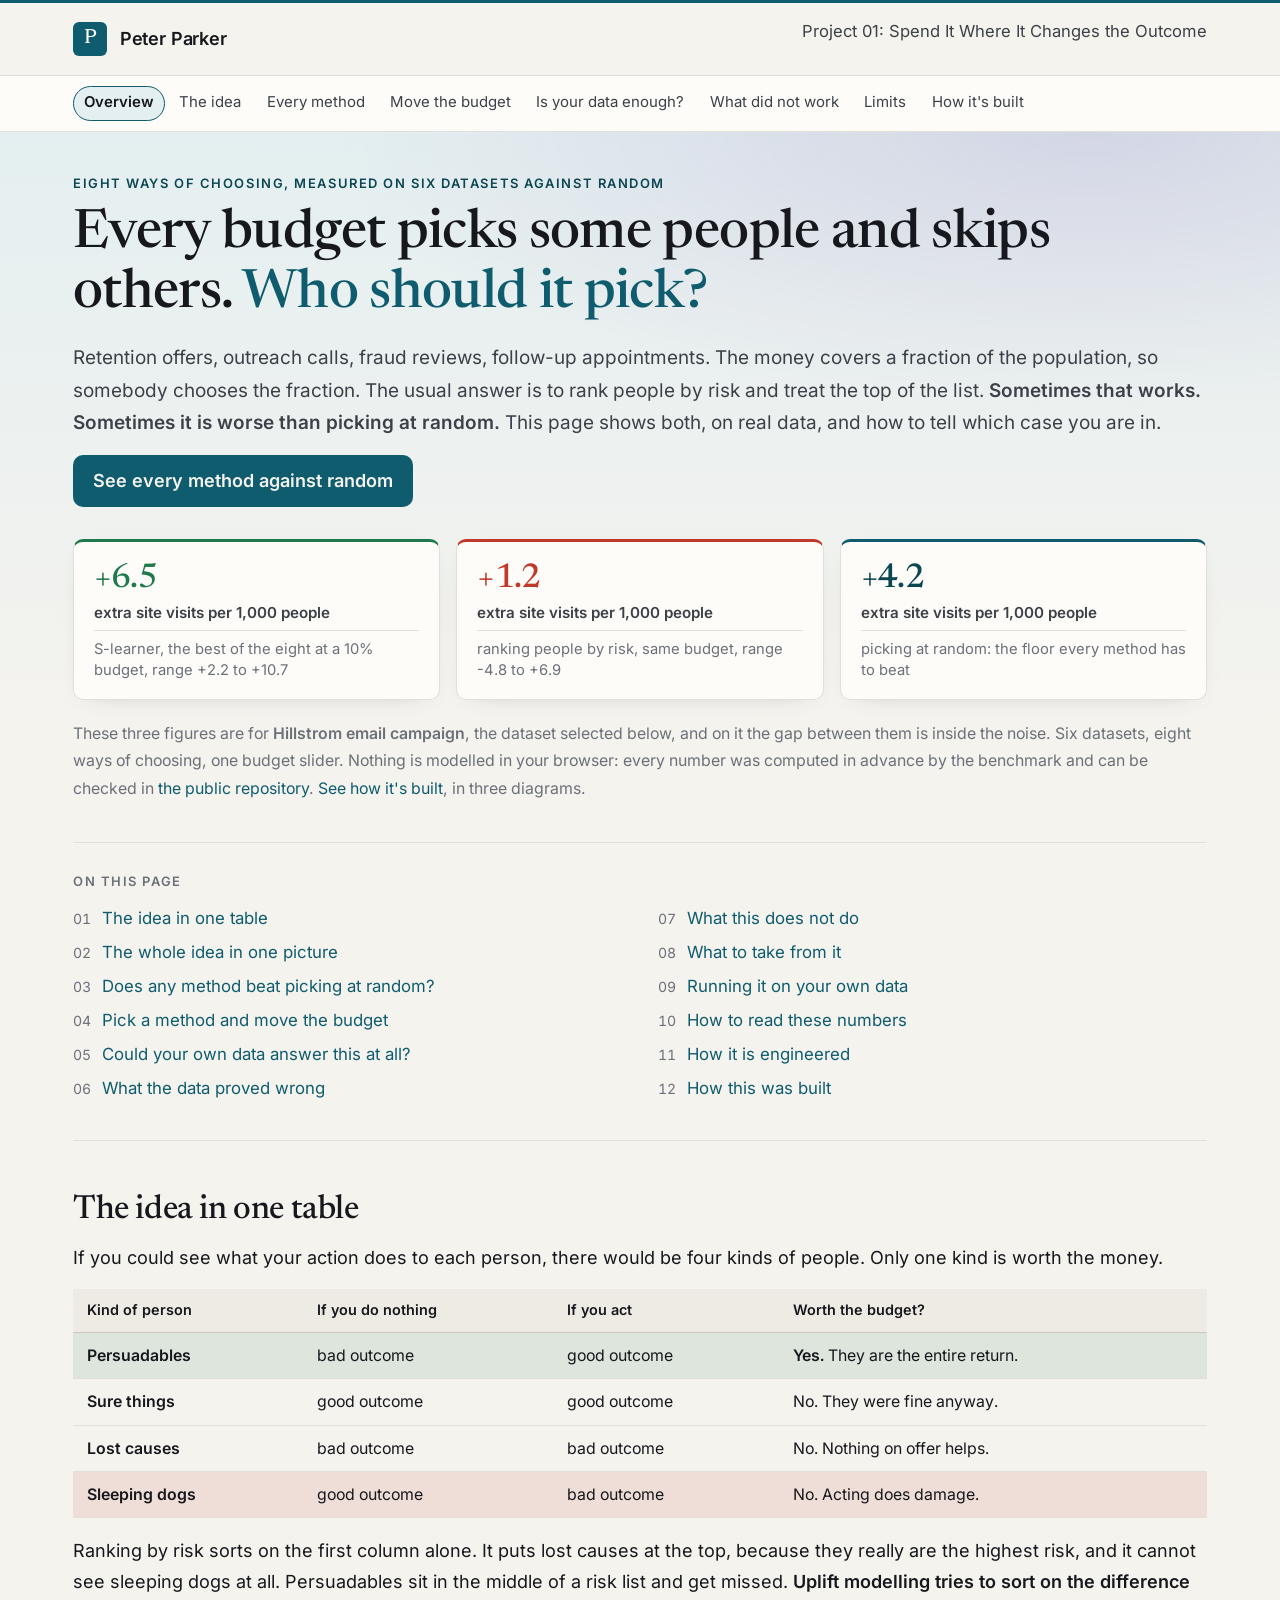
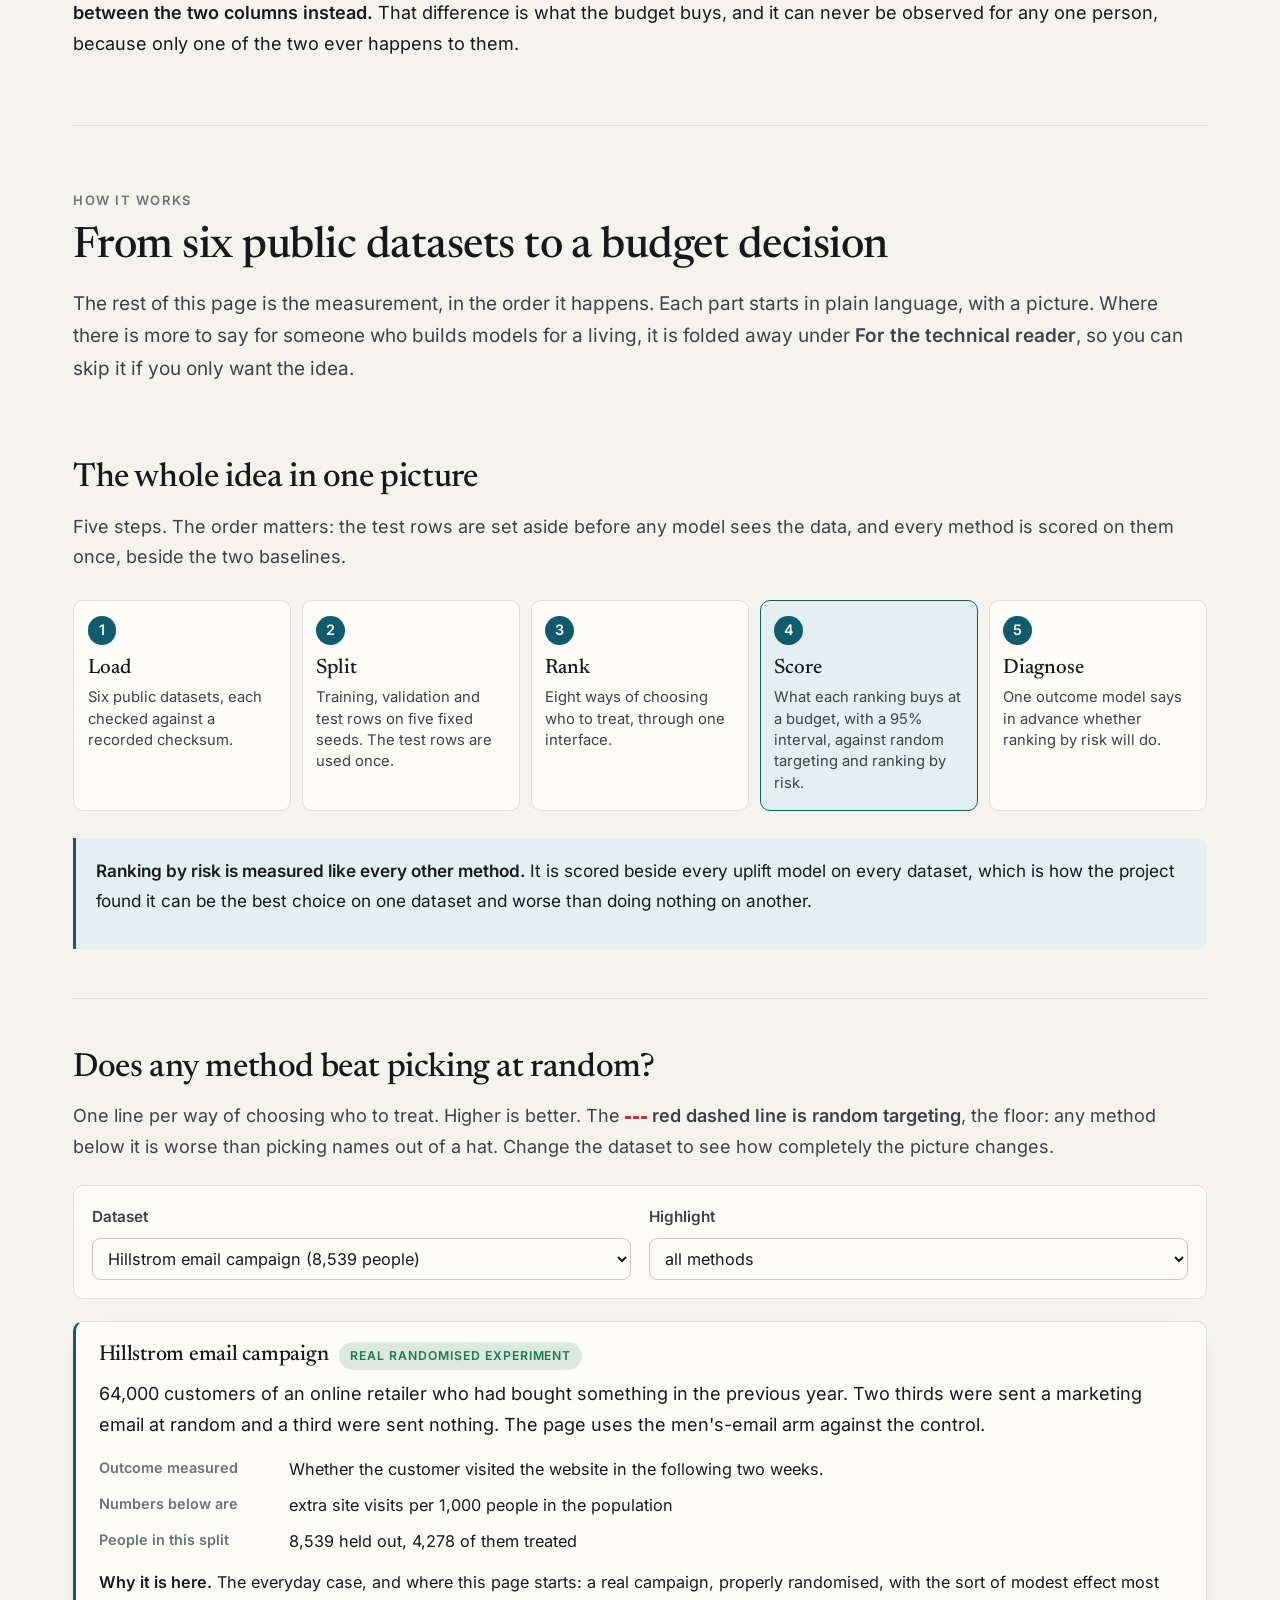
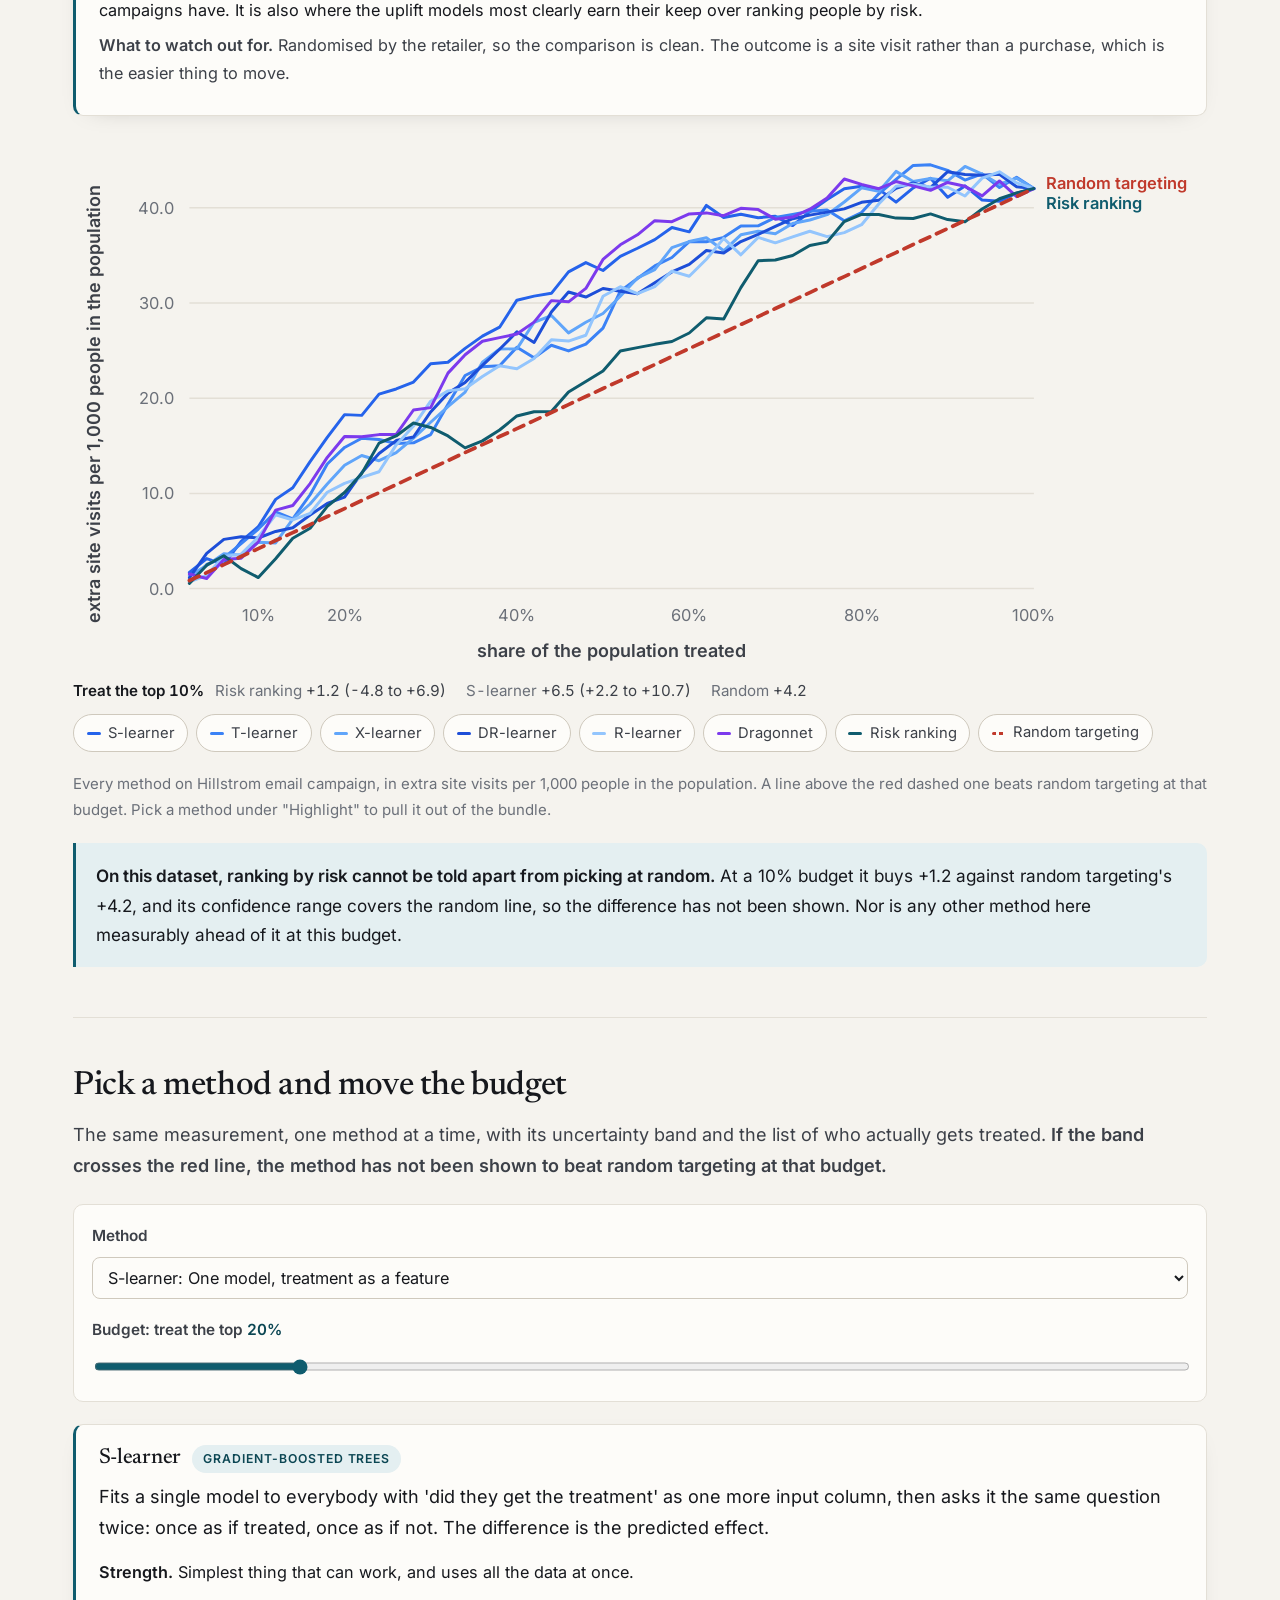
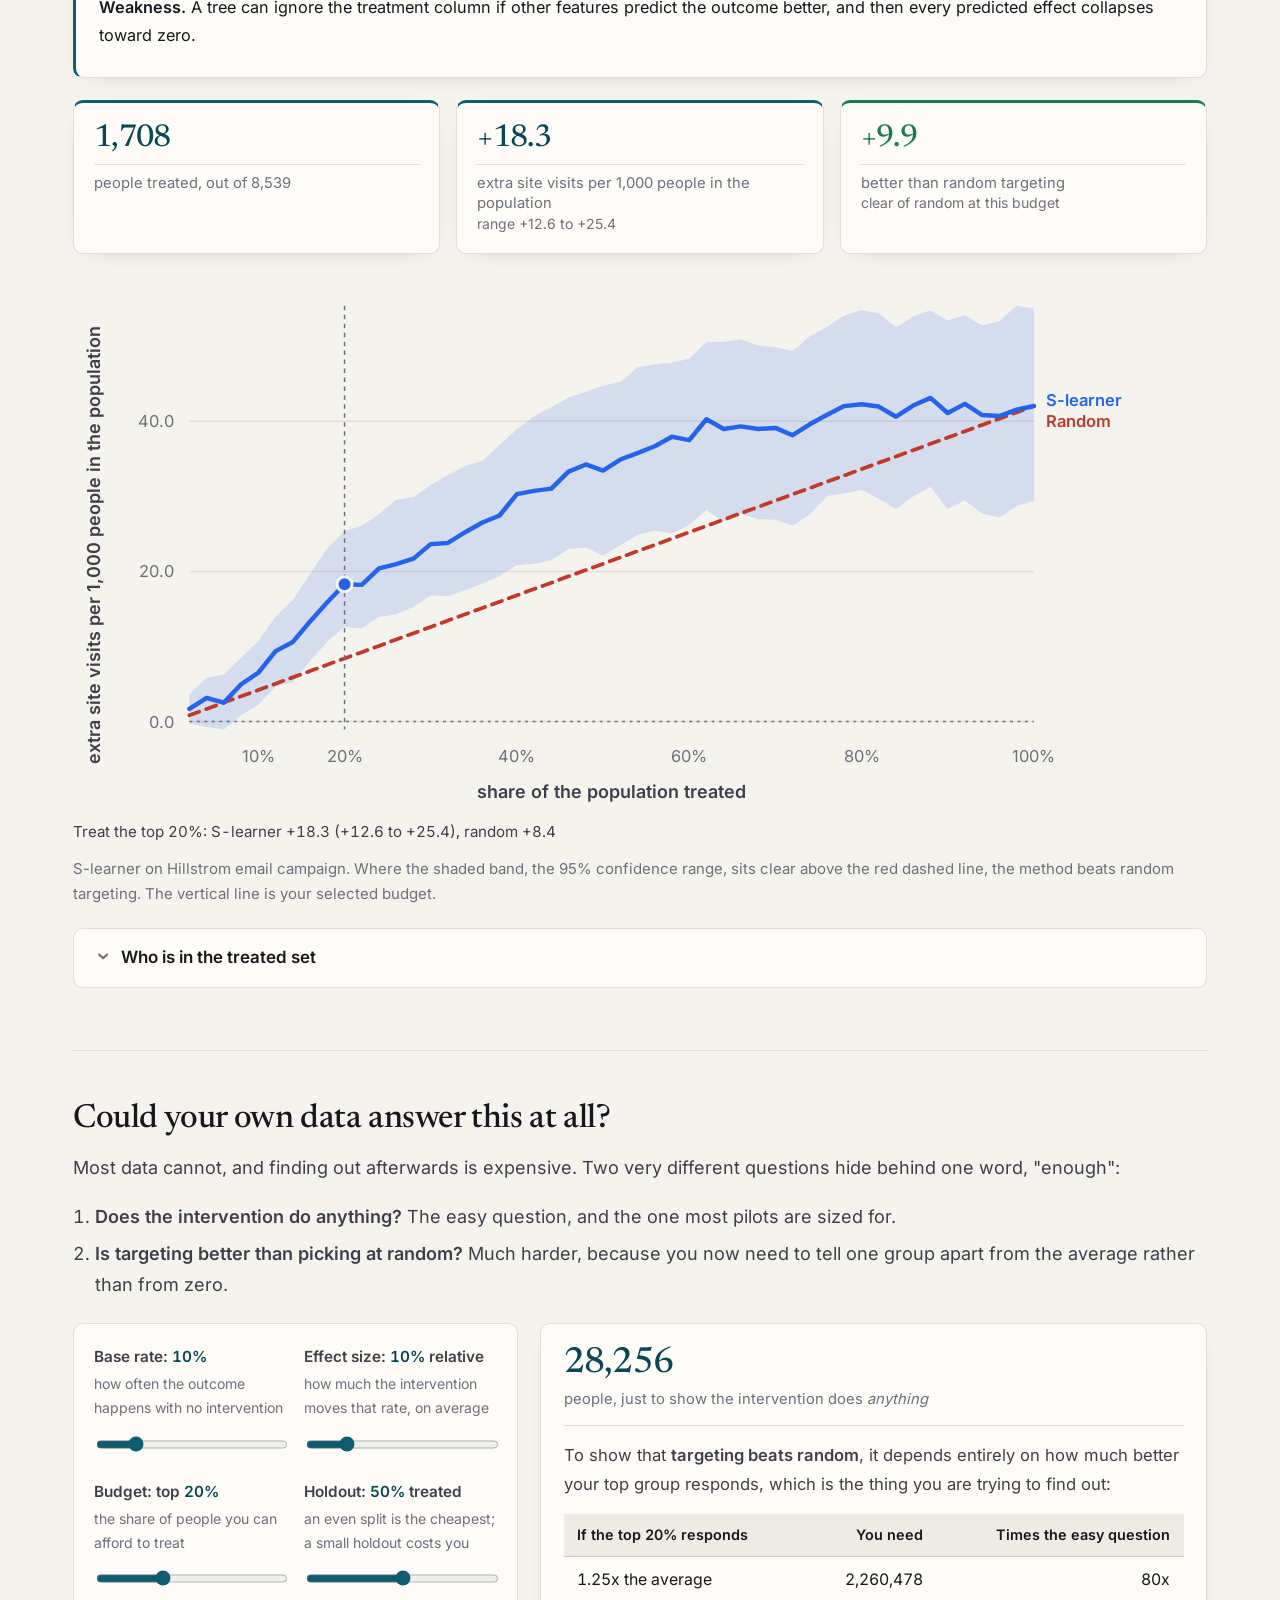
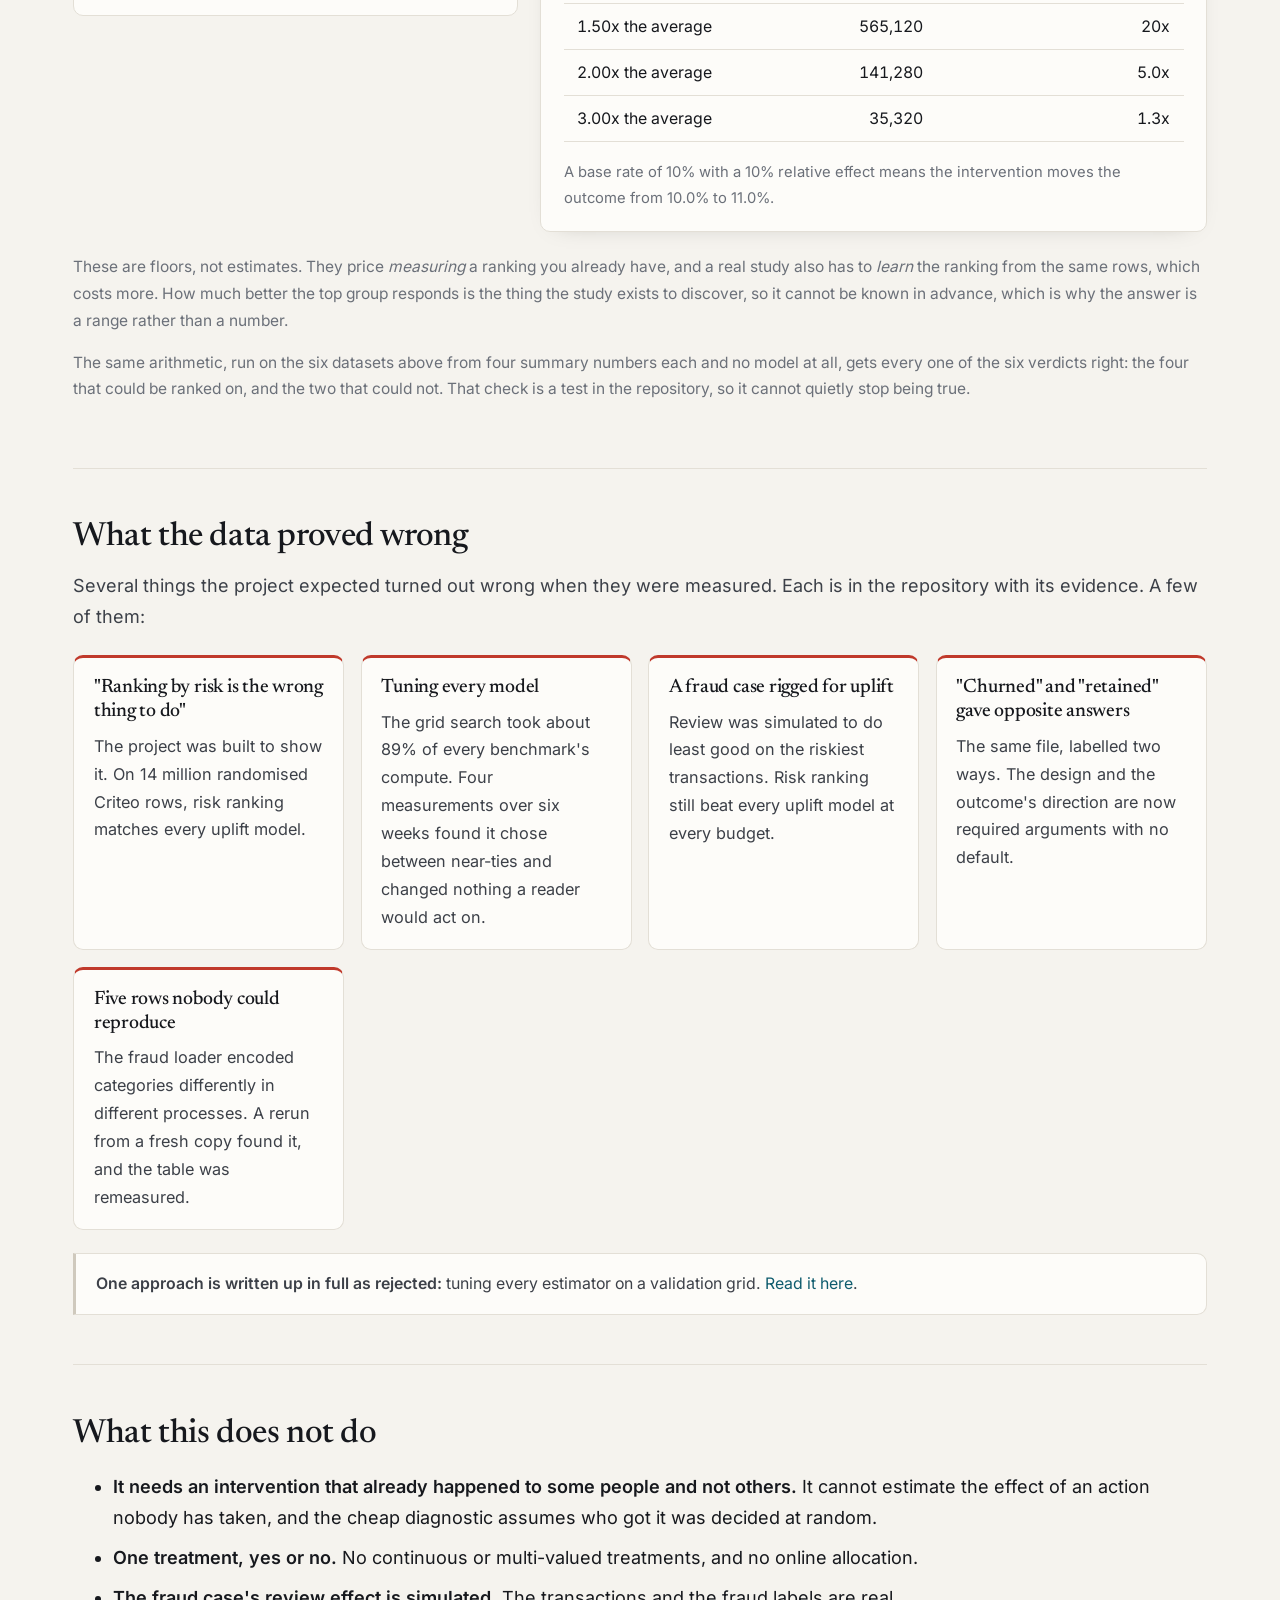
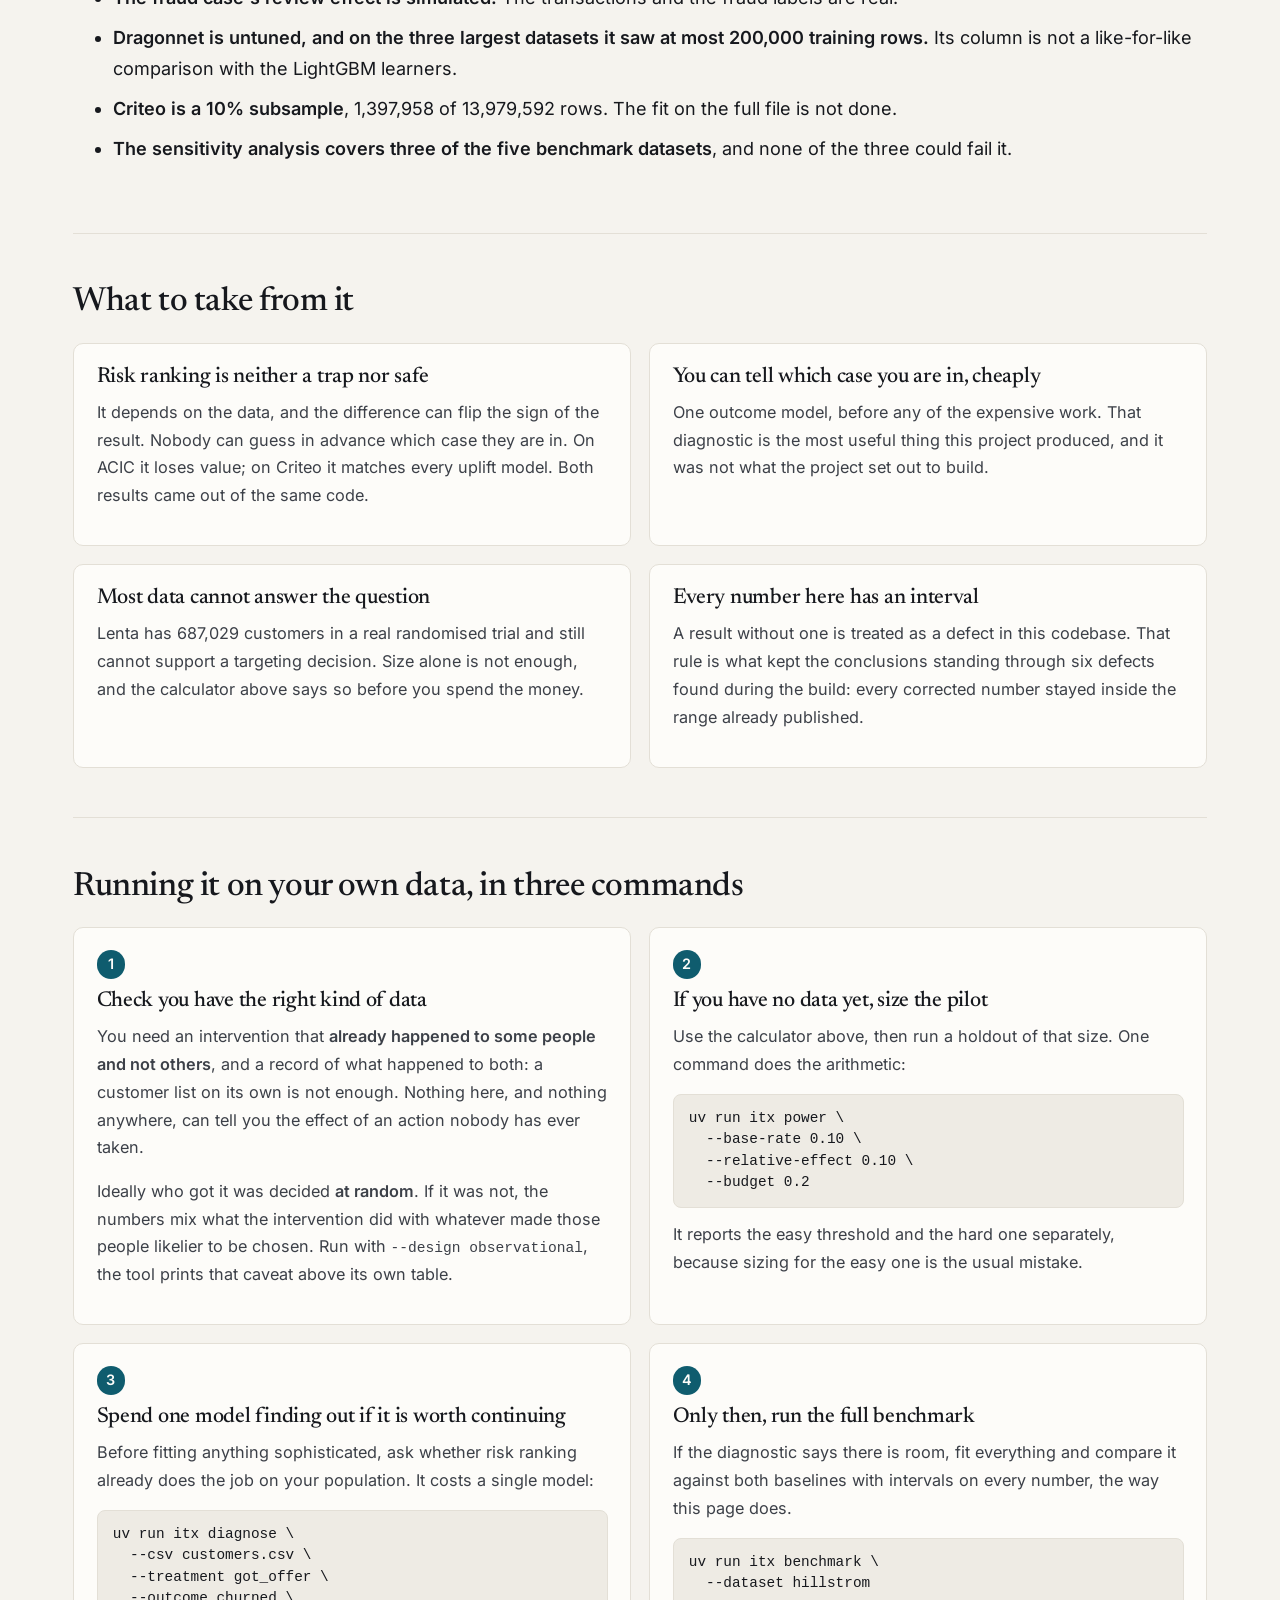
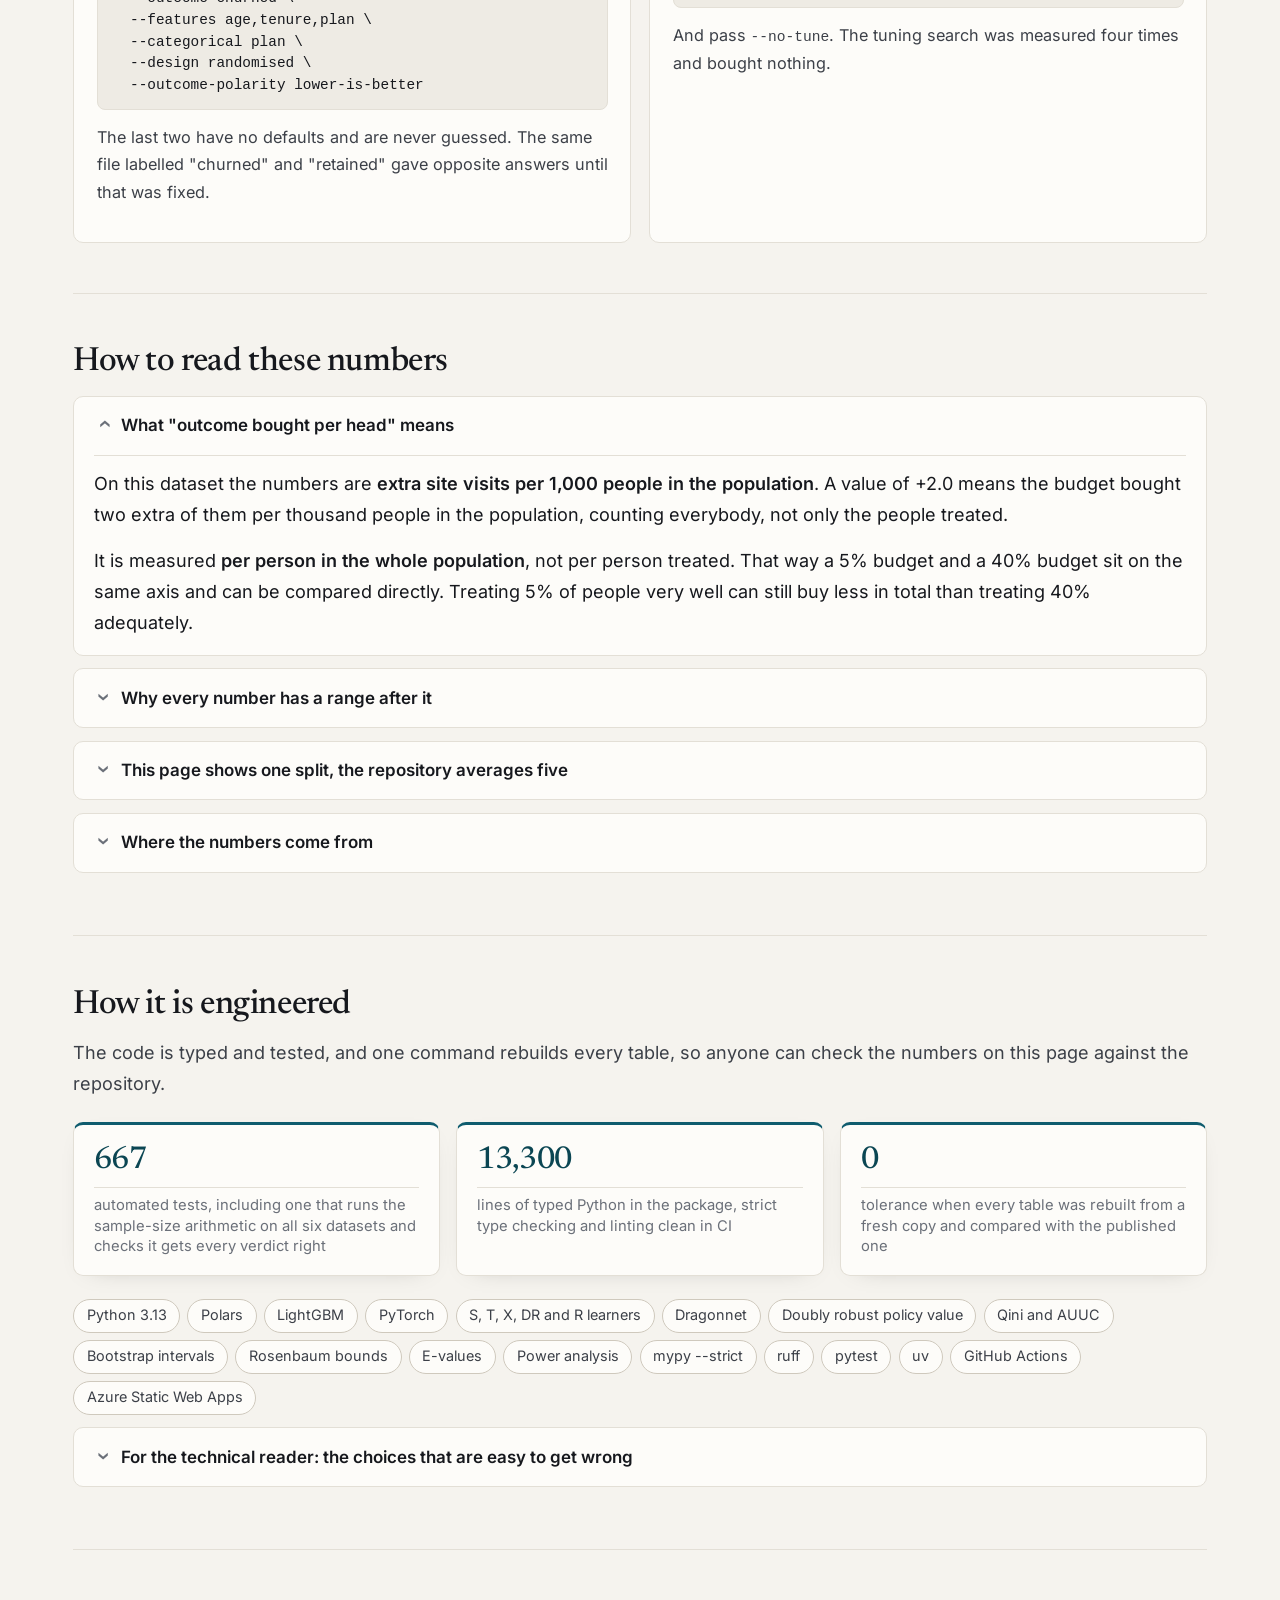
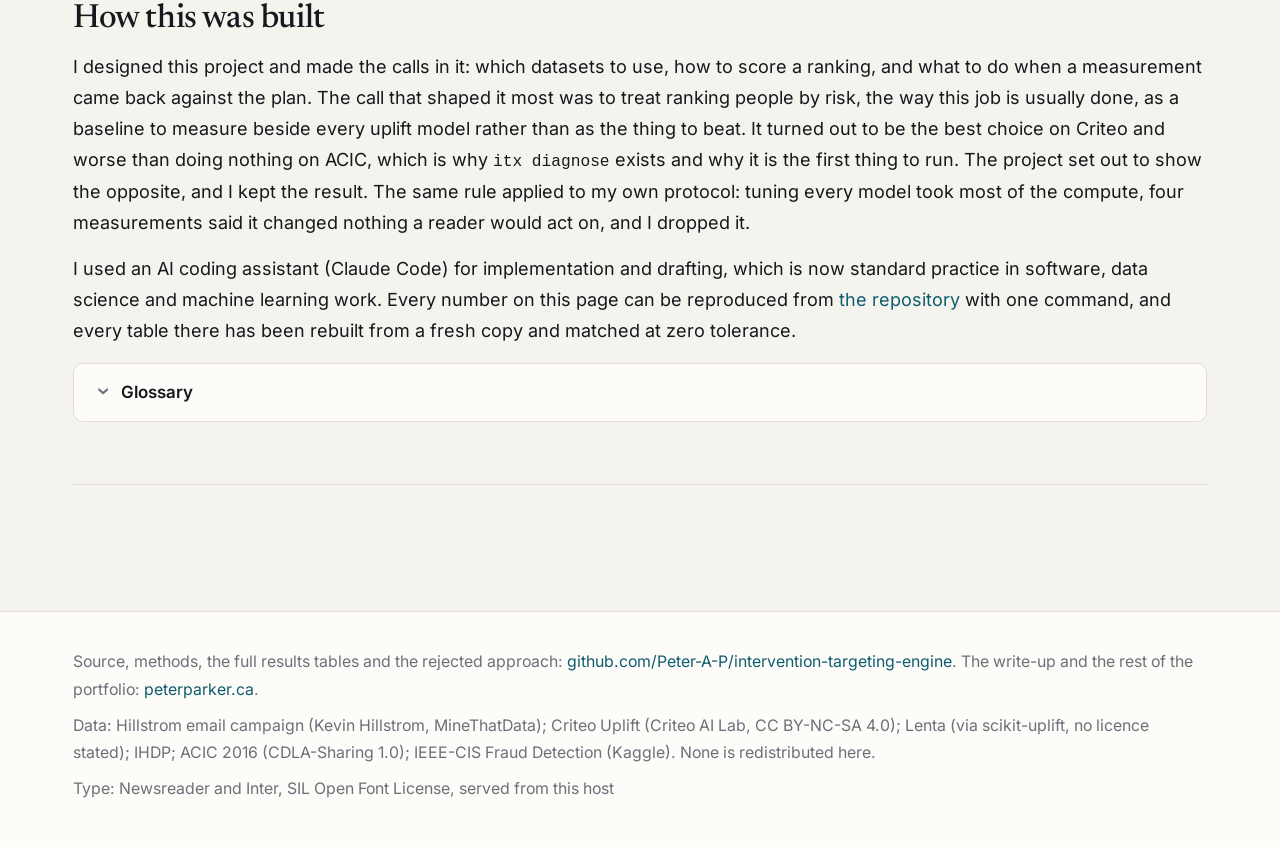
<file: demo/index.html>
<!doctype html>
<html lang="en">
<head>
<meta charset="utf-8">
<meta name="viewport" content="width=device-width, initial-scale=1">
<title>Spend It Where It Changes the Outcome: who do you treat, and what does it buy?</title>
<meta name="description" content="Who should a limited budget treat? Eight ways of choosing, measured on six public datasets against random targeting. On one dataset ranking people by risk is the best choice; on another it is worse than doing nothing. Every number is reproducible from the repository.">
<link rel="icon" href="favicon.svg" type="image/svg+xml">
<link rel="apple-touch-icon" href="icon.png">
<meta property="og:type" content="website">
<meta property="og:site_name" content="Peter Parker">
<meta property="og:url" content="https://targeting.peterparker.ca/">
<meta property="og:title" content="Spend It Where It Changes the Outcome">
<meta property="og:description" content="Who should a limited budget treat? Eight ways of choosing, measured on six public datasets against random targeting. On one dataset ranking people by risk is the best choice; on another it is worse than doing nothing. Every number is reproducible from the repository.">
<meta property="og:image" content="https://targeting.peterparker.ca/og.png">
<meta property="og:image:width" content="1200">
<meta property="og:image:height" content="630">
<meta property="og:image:alt" content="Spend it where it changes the outcome.">
<meta name="twitter:card" content="summary_large_image">
<link rel="stylesheet" href="style.css">
</head>
<body>
<header class="top">
  <div class="top-inner">
    <a class="brand" href="https://peterparker.ca"><span class="mono-mark" aria-hidden="true">P</span>Peter Parker</a>
    <p class="top-nav"><a href="https://github.com/Peter-A-P/intervention-targeting-engine">Project 01: Spend It Where It Changes the Outcome</a></p>
  </div>
</header>
<nav class="tabs" aria-label="This site">
  <div class="tabs-inner">
    <a href="#top" aria-current="true">Overview</a>
    <a href="#explainer">The idea</a>
    <a href="#compare">Every method</a>
    <a href="#slider">Move the budget</a>
    <a href="#power">Is your data enough?</a>
    <a href="#refuted">What did not work</a>
    <a href="#limits">Limits</a>
    <a href="architecture.html">How it's built</a>
  </div>
</nav>
<main>

  <header class="hero" id="top">
    <p class="eyebrow">Eight ways of choosing, measured on six datasets against random</p>
    <h1>Every budget picks some people and skips others. <span class="hl">Who should it pick?</span></h1>
    <p class="lead">
      Retention offers, outreach calls, fraud reviews, follow-up appointments. The money covers a
      fraction of the population, so somebody chooses the fraction. The usual answer is to rank
      people by risk and treat the top of the list. <strong>Sometimes that works. Sometimes it is
      worse than picking at random.</strong> This page shows both, on real data, and how to tell
      which case you are in.
    </p>
    <p class="hero-cta"><a class="button" href="#compare">See every method against random</a></p>
    <div class="hero-points">
      <div class="point">
        <span class="point-figure" id="hero-best">...</span>
        <span class="point-unit"></span>
        <span class="point-label" id="hero-best-label">the best of the eight at a 10% budget</span>
      </div>
      <div class="point">
        <span class="point-figure" id="hero-risk">...</span>
        <span class="point-unit"></span>
        <span class="point-label" id="hero-risk-label">ranking people by risk, same budget</span>
      </div>
      <div class="point">
        <span class="point-figure" id="hero-random">...</span>
        <span class="point-unit"></span>
        <span class="point-label">picking at random: the floor every method has to beat</span>
      </div>
    </div>
    <p class="hero-note">
      <span id="hero-context"></span> Six datasets, eight ways of choosing, one budget slider.
      Nothing is modelled in your browser: every number was computed in advance by the benchmark
      and can be checked in
      <a href="https://github.com/Peter-A-P/intervention-targeting-engine">the public repository</a>.
      <a href="architecture.html">See how it's built</a>, in three diagrams.
    </p>
  </header>

  <nav class="toc" aria-label="On this page">
    <p class="eyebrow">On this page</p>
    <ol>
      <li><a href="#explainer">The idea in one table</a></li>
      <li><a href="#picture">The whole idea in one picture</a></li>
      <li><a href="#compare">Does any method beat picking at random?</a></li>
      <li><a href="#slider">Pick a method and move the budget</a></li>
      <li><a href="#power">Could your own data answer this at all?</a></li>
      <li><a href="#refuted">What the data proved wrong</a></li>
      <li><a href="#limits">What this does not do</a></li>
      <li><a href="#takeaways">What to take from it</a></li>
      <li><a href="#howto">Running it on your own data</a></li>
      <li><a href="#method">How to read these numbers</a></li>
      <li><a href="#engineering">How it is engineered</a></li>
      <li><a href="#built">How this was built</a></li>
    </ol>
  </nav>

  <noscript>
    <p class="warning">
      This page draws its charts from the benchmark's data files, so it needs JavaScript. The
      same numbers are in the repository's README, as tables.
    </p>
  </noscript>

  <p class="warning" id="failure" hidden></p>

  <section class="section" id="explainer">
    <h2>The idea in one table</h2>
    <p>
      If you could see what your action does to each person, there would be four kinds of people.
      Only one kind is worth the money.
    </p>
    <div class="table-wrap">
      <table class="four-types">
        <thead>
          <tr><th>Kind of person</th><th>If you do nothing</th><th>If you act</th><th>Worth the budget?</th></tr>
        </thead>
        <tbody>
          <tr class="good"><td><strong>Persuadables</strong></td><td>bad outcome</td><td>good outcome</td><td><strong>Yes.</strong> They are the entire return.</td></tr>
          <tr><td><strong>Sure things</strong></td><td>good outcome</td><td>good outcome</td><td>No. They were fine anyway.</td></tr>
          <tr><td><strong>Lost causes</strong></td><td>bad outcome</td><td>bad outcome</td><td>No. Nothing on offer helps.</td></tr>
          <tr class="bad"><td><strong>Sleeping dogs</strong></td><td>good outcome</td><td>bad outcome</td><td>No. Acting does damage.</td></tr>
        </tbody>
      </table>
    </div>
    <p>
      Ranking by risk sorts on the first column alone. It puts lost causes at the top, because
      they really are the highest risk, and it cannot see sleeping dogs at all. Persuadables sit
      in the middle of a risk list and get missed. <strong>Uplift modelling tries to sort on the
      difference between the two columns instead.</strong> That difference is what the budget
      buys, and it can never be observed for any one person, because only one of the two ever
      happens to them.
    </p>
  </section>

  <div class="part">
    <p class="eyebrow">How it works</p>
    <h2 class="part-title">From six public datasets to a budget decision</h2>
    <p class="lead">
      The rest of this page is the measurement, in the order it happens. Each part starts in
      plain language, with a picture. Where there is more to say for someone who builds models
      for a living, it is folded away under <strong>For the technical reader</strong>, so you can
      skip it if you only want the idea.
    </p>
  </div>

  <section class="section" id="picture">
    <h2>The whole idea in one picture</h2>
    <p class="section-lead">
      Five steps. The order matters: the test rows are set aside before any model sees the data,
      and every method is scored on them once, beside the two baselines.
    </p>
    <ol class="pipeline steps-5">
      <li><span class="step">1</span><strong>Load</strong><span>Six public datasets, each checked against a recorded checksum.</span></li>
      <li><span class="step">2</span><strong>Split</strong><span>Training, validation and test rows on five fixed seeds. The test rows are used once.</span></li>
      <li><span class="step">3</span><strong>Rank</strong><span>Eight ways of choosing who to treat, through one interface.</span></li>
      <li class="key"><span class="step">4</span><strong>Score</strong><span>What each ranking buys at a budget, with a 95% interval, against random targeting and ranking by risk.</span></li>
      <li><span class="step">5</span><strong>Diagnose</strong><span>One outcome model says in advance whether ranking by risk will do.</span></li>
    </ol>
    <div class="verdict">
      <p>
        <strong>Ranking by risk is measured like every other method.</strong> It is scored
        beside every uplift model on every dataset, which is how the project found it can be the
        best choice on one dataset and worse than doing nothing on another.
      </p>
    </div>
  </section>

  <section class="section" id="compare">
    <h2>Does any method beat picking at random?</h2>
    <p class="section-lead">
      One line per way of choosing who to treat. Higher is better. The
      <span class="inline-key random"></span><strong>red dashed line is random targeting</strong>,
      the floor: any method below it is worse than picking names out of a hat. Change the dataset
      to see how completely the picture changes.
    </p>

    <div class="controls">
      <div class="control">
        <label for="dataset">Dataset</label>
        <select id="dataset"></select>
      </div>
      <div class="control">
        <label for="highlight">Highlight</label>
        <select id="highlight">
          <option value="">all methods</option>
        </select>
      </div>
    </div>

    <div class="dataset-card" id="dataset-card"></div>

    <figure class="chart-figure">
      <div id="chart-all" class="chart" role="img" tabindex="0" aria-label="Policy value against budget for every ranking method. Use the arrow keys to move along the budget."></div>
      <p class="readout" id="readout-all" aria-live="polite"></p>
      <div class="legend" id="legend-all"></div>
      <figcaption id="caption-all"></figcaption>
    </figure>

    <div class="verdict" id="verdict"></div>
  </section>

  <section class="section" id="slider">
    <h2>Pick a method and move the budget</h2>
    <p class="section-lead">
      The same measurement, one method at a time, with its uncertainty band and the list of who
      actually gets treated. <strong>If the band crosses the red line, the method has not been
      shown to beat random targeting at that budget.</strong>
    </p>

    <div class="controls">
      <div class="control wide">
        <label for="estimator">Method</label>
        <select id="estimator"></select>
      </div>
      <div class="control wide">
        <label for="budget">Budget: treat the top <output id="budget-label">20%</output></label>
        <input type="range" id="budget" min="1" max="50" value="10" step="1">
      </div>
    </div>

    <div class="method-card" id="method-card"></div>

    <section class="headline" id="headline" aria-live="polite"></section>

    <figure class="chart-figure">
      <div id="chart" class="chart" role="img" tabindex="0" aria-label="Policy value against budget for the selected ranking. Use the arrow keys to move the budget."></div>
      <p class="readout" id="readout-one" aria-live="polite"></p>
      <figcaption id="caption-one"></figcaption>
    </figure>

    <details class="disclose">
      <summary>Who is in the treated set</summary>
      <p class="note" id="list-note"></p>
      <div class="table-wrap">
        <table id="units">
          <thead><tr><th>#</th><th>Row</th><th>Predicted uplift</th><th>Cost</th></tr></thead>
          <tbody></tbody>
        </table>
      </div>
      <p class="note">
        Units are row numbers in a public dataset's held-out split. No personal or feature values
        are shipped to your browser.
      </p>
    </details>
  </section>

  <section class="section" id="power">
    <h2>Could your own data answer this at all?</h2>
    <p class="section-lead">
      Most data cannot, and finding out afterwards is expensive. Two very different questions
      hide behind one word, "enough":
    </p>
    <ol class="two-questions">
      <li><strong>Does the intervention do anything?</strong> The easy question, and the one most pilots are sized for.</li>
      <li><strong>Is targeting better than picking at random?</strong> Much harder, because you now need to tell one group apart from the average rather than from zero.</li>
    </ol>

    <div class="power-grid">
      <div class="power-controls">
        <div class="control">
          <label for="p-base">
            Base rate: <output id="p-base-label">10%</output>
            <span class="hint">how often the outcome happens with no intervention</span>
          </label>
          <input type="range" id="p-base" min="1" max="50" value="10" step="1">
        </div>
        <div class="control">
          <label for="p-lift">
            Effect size: <output id="p-lift-label">10%</output> relative
            <span class="hint">how much the intervention moves that rate, on average</span>
          </label>
          <input type="range" id="p-lift" min="1" max="50" value="10" step="1">
        </div>
        <div class="control">
          <label for="p-budget">
            Budget: top <output id="p-budget-label">20%</output>
            <span class="hint">the share of people you can afford to treat</span>
          </label>
          <input type="range" id="p-budget" min="5" max="50" value="20" step="5">
        </div>
        <div class="control">
          <label for="p-holdout">
            Holdout: <output id="p-holdout-label">50%</output> treated
            <span class="hint">an even split is the cheapest; a small holdout costs you</span>
          </label>
          <input type="range" id="p-holdout" min="5" max="95" value="50" step="5">
        </div>
      </div>
      <div class="power-output" id="power-output" aria-live="polite"></div>
    </div>

    <p class="note">
      These are floors, not estimates. They price <em>measuring</em> a ranking you already have,
      and a real study also has to <em>learn</em> the ranking from the same rows, which costs
      more. How much better the top group responds is the thing the study exists to discover, so
      it cannot be known in advance, which is why the answer is a range rather than a number.
    </p>
    <p class="note">
      The same arithmetic, run on the six datasets above from four summary numbers each and no
      model at all, gets every one of the six verdicts right: the four that could be ranked on,
      and the two that could not. That check is a test in the repository, so it cannot quietly
      stop being true.
    </p>
  </section>

  <section class="section" id="refuted">
    <h2>What the data proved wrong</h2>
    <p class="section-lead">
      Several things the project expected turned out wrong when they were measured. Each is in
      the repository with its evidence. A few of them:
    </p>
    <div class="cards notes">
      <article class="card-note">
        <h3>"Ranking by risk is the wrong thing to do"</h3>
        <p>The project was built to show it. On 14 million randomised Criteo rows, risk ranking matches every uplift model.</p>
      </article>
      <article class="card-note">
        <h3>Tuning every model</h3>
        <p>The grid search took about 89% of every benchmark's compute. Four measurements over six weeks found it chose between near-ties and changed nothing a reader would act on.</p>
      </article>
      <article class="card-note">
        <h3>A fraud case rigged for uplift</h3>
        <p>Review was simulated to do least good on the riskiest transactions. Risk ranking still beat every uplift model at every budget.</p>
      </article>
      <article class="card-note">
        <h3>"Churned" and "retained" gave opposite answers</h3>
        <p>The same file, labelled two ways. The design and the outcome's direction are now required arguments with no default.</p>
      </article>
      <article class="card-note">
        <h3>Five rows nobody could reproduce</h3>
        <p>The fraud loader encoded categories differently in different processes. A rerun from a fresh copy found it, and the table was remeasured.</p>
      </article>
    </div>
    <div class="assumption">
      <p>
        <strong>One approach is written up in full as rejected:</strong> tuning every estimator on
        a validation grid. <a href="https://github.com/Peter-A-P/intervention-targeting-engine/blob/main/docs/rejected.md">Read it here</a>.
      </p>
    </div>
  </section>

  <section class="section" id="limits">
    <h2>What this does not do</h2>
    <ul>
      <li><strong>It needs an intervention that already happened to some people and not others.</strong> It cannot estimate the effect of an action nobody has taken, and the cheap diagnostic assumes who got it was decided at random.</li>
      <li><strong>One treatment, yes or no.</strong> No continuous or multi-valued treatments, and no online allocation.</li>
      <li><strong>The fraud case's review effect is simulated.</strong> The transactions and the fraud labels are real.</li>
      <li><strong>Dragonnet is untuned, and on the three largest datasets it saw at most 200,000 training rows.</strong> Its column is not a like-for-like comparison with the LightGBM learners.</li>
      <li><strong>Criteo is a 10% subsample</strong>, 1,397,958 of 13,979,592 rows. The fit on the full file is not done.</li>
      <li><strong>The sensitivity analysis covers three of the five benchmark datasets</strong>, and none of the three could fail it.</li>
    </ul>
  </section>

  <section class="section" id="takeaways">
    <h2>What to take from it</h2>
    <div class="takeaways">
      <div class="takeaway">
        <h3>Risk ranking is neither a trap nor safe</h3>
        <p>
          It depends on the data, and the difference can flip the sign of the result. Nobody can
          guess in advance which case they are in. On ACIC it loses value; on Criteo it matches
          every uplift model. Both results came out of the same code.
        </p>
      </div>
      <div class="takeaway">
        <h3>You can tell which case you are in, cheaply</h3>
        <p>
          One outcome model, before any of the expensive work. That diagnostic is the most useful
          thing this project produced, and it was not what the project set out to build.
        </p>
      </div>
      <div class="takeaway">
        <h3>Most data cannot answer the question</h3>
        <p>
          Lenta has 687,029 customers in a real randomised trial and still cannot support a
          targeting decision. Size alone is not enough, and the calculator above says so before
          you spend the money.
        </p>
      </div>
      <div class="takeaway">
        <h3>Every number here has an interval</h3>
        <p>
          A result without one is treated as a defect in this codebase. That rule is what kept
          the conclusions standing through six defects found during the build: every corrected
          number stayed inside the range already published.
        </p>
      </div>
    </div>
  </section>

  <section class="section" id="howto">
    <h2>Running it on your own data, in three commands</h2>

    <div class="cards steps">
      <div class="card">
        <h3>Check you have the right kind of data</h3>
        <p>
          You need an intervention that <strong>already happened to some people and not
          others</strong>, and a record of what happened to both: a customer list on its own is
          not enough. Nothing here, and nothing anywhere, can tell you the effect of an action
          nobody has ever taken.
        </p>
        <p>
          Ideally who got it was decided <strong>at random</strong>. If it was not, the numbers
          mix what the intervention did with whatever made those people likelier to be chosen.
          Run with <code>--design observational</code>, the tool prints that caveat above its own
          table.
        </p>
      </div>
      <div class="card">
        <h3>If you have no data yet, size the pilot</h3>
        <p>Use the calculator above, then run a holdout of that size. One command does the arithmetic:</p>
        <pre><code>uv run itx power \
  --base-rate 0.10 \
  --relative-effect 0.10 \
  --budget 0.2</code></pre>
        <p>It reports the easy threshold and the hard one separately, because sizing for the easy one is the usual mistake.</p>
      </div>
      <div class="card">
        <h3>Spend one model finding out if it is worth continuing</h3>
        <p>
          Before fitting anything sophisticated, ask whether risk ranking already does the job on
          your population. It costs a single model:
        </p>
        <pre><code>uv run itx diagnose \
  --csv customers.csv \
  --treatment got_offer \
  --outcome churned \
  --features age,tenure,plan \
  --categorical plan \
  --design randomised \
  --outcome-polarity lower-is-better</code></pre>
        <p>
          The last two have no defaults and are never guessed. The same file labelled "churned"
          and "retained" gave opposite answers until that was fixed.
        </p>
      </div>
      <div class="card">
        <h3>Only then, run the full benchmark</h3>
        <p>
          If the diagnostic says there is room, fit everything and compare it against both
          baselines with intervals on every number, the way this page does.
        </p>
        <pre><code>uv run itx benchmark \
  --dataset hillstrom</code></pre>
        <p>And pass <code>--no-tune</code>. The tuning search was measured four times and bought nothing.</p>
      </div>
    </div>
  </section>

  <section class="section" id="method">
    <h2>How to read these numbers</h2>

    <details class="disclose" open>
      <summary>What "outcome bought per head" means</summary>
      <p id="units-explainer"></p>
      <p>
        It is measured <strong>per person in the whole population</strong>, not per person
        treated. That way a 5% budget and a 40% budget sit on the same axis and can be compared
        directly. Treating 5% of people very well can still buy less in total than treating 40%
        adequately.
      </p>
    </details>

    <details class="disclose">
      <summary>Why every number has a range after it</summary>
      <p>
        The range is a 95% confidence interval: where the answer would likely fall if you ran the
        whole thing again on fresh data. <strong>A method whose range crosses the random line has
        not been shown to beat random targeting</strong>, whatever its headline number says.
        Reporting the number alone would make several results on this page look far more certain
        than they are.
      </p>
    </details>

    <details class="disclose">
      <summary>This page shows one split, the repository averages five</summary>
      <p>
        The results table in the repository averages five random splits of each dataset. This page
        shows the first of them, because a slider has to move through a single ranking of actual
        people rather than an average of five different ones. So these numbers sit near the
        table's and will not equal them. On ACIC at a 10% budget this split gives risk ranking
        -0.2434 where the five-split average is -0.1971.
      </p>
    </details>

    <details class="disclose">
      <summary>Where the numbers come from</summary>
      <p id="provenance"></p>
      <p>
        The random line is the closed-form expectation: the budget share times the value of
        treating everybody. The repository's random row is the average of 200 actual random
        draws, so the two sit close together and differ slightly.
      </p>
    </details>
  </section>

  <section class="section" id="engineering">
    <h2>How it is engineered</h2>
    <p class="section-lead">
      The code is typed and tested, and one command rebuilds every table, so anyone can check the
      numbers on this page against the repository.
    </p>
    <div class="headline">
      <div class="stat"><span class="figure">667</span><span class="caption">automated tests, including one that runs the sample-size arithmetic on all six datasets and checks it gets every verdict right</span></div>
      <div class="stat"><span class="figure">13,300</span><span class="caption">lines of typed Python in the package, strict type checking and linting clean in CI</span></div>
      <div class="stat"><span class="figure">0</span><span class="caption">tolerance when every table was rebuilt from a fresh copy and compared with the published one</span></div>
    </div>
    <ul class="chips" aria-label="Tools and techniques">
      <li>Python 3.13</li><li>Polars</li><li>LightGBM</li><li>PyTorch</li>
      <li>S, T, X, DR and R learners</li><li>Dragonnet</li><li>Doubly robust policy value</li>
      <li>Qini and AUUC</li><li>Bootstrap intervals</li><li>Rosenbaum bounds</li><li>E-values</li>
      <li>Power analysis</li><li>mypy --strict</li><li>ruff</li><li>pytest</li><li>uv</li>
      <li>GitHub Actions</li><li>Azure Static Web Apps</li>
    </ul>
    <details class="disclose">
      <summary>For the technical reader: the choices that are easy to get wrong</summary>
      <ul>
        <li><strong>The test split is touched once.</strong> Settings are chosen on a validation split, and the test rows are scored only after that.</li>
        <li><strong>Two estimates of what a budget buys, side by side.</strong> Inverse-probability weighting and a doubly robust estimator are both reported, because a disagreement between them is worth seeing.</li>
        <li><strong>No defaults where a guess would flip the answer.</strong> <code>--design</code> and <code>--outcome-polarity</code> must be given; the same file labelled "churned" and "retained" gave opposite answers until they were.</li>
        <li><strong>Every input is checked against a committed digest</strong>, and every table was regenerated from a fresh copy and compared at zero tolerance. That rerun is what found the fraud loader's encoding defect.</li>
        <li><strong>The page computes nothing the benchmark could.</strong> Every figure is read from JSON written by <code>itx demo build</code>. The only arithmetic in the browser is the sample-size calculator, and a test checks it against the Python it mirrors.</li>
      </ul>
    </details>
  </section>

  <section class="section" id="built">
    <h2>How this was built</h2>
    <p>
      I designed this project and made the calls in it: which datasets to use, how to score a
      ranking, and what to do when a measurement came back against the plan. The call that
      shaped it most was to treat ranking people by risk, the way this job is usually done, as a
      baseline to measure beside every uplift model rather than as the thing to beat. It turned
      out to be the best choice on Criteo and worse than doing nothing on ACIC, which is why
      <code>itx diagnose</code> exists and why it is the first thing to run. The project set out
      to show the opposite, and I kept the result. The same rule applied to my own protocol:
      tuning every model took most of the compute, four measurements said it changed nothing a
      reader would act on, and I dropped it.
    </p>
    <p>
      I used an AI coding assistant (Claude Code) for implementation and drafting, which is now
      standard practice in software, data science and machine learning work. Every number on this
      page can be reproduced from
      <a href="https://github.com/Peter-A-P/intervention-targeting-engine">the repository</a> with
      one command, and every table there has been rebuilt from a fresh copy and matched at zero
      tolerance.
    </p>
    <details class="disclose">
      <summary>Glossary</summary>
      <dl class="glossary" id="glossary"></dl>
    </details>
  </section>

</main>

<footer class="foot">
  <div class="foot-inner">
    <p>
      Source, methods, the full results tables and the rejected approach:
      <a href="https://github.com/Peter-A-P/intervention-targeting-engine">github.com/Peter-A-P/intervention-targeting-engine</a>.
      The write-up and the rest of the portfolio:
      <a href="https://peterparker.ca/projects/intervention-targeting/">peterparker.ca</a>.
    </p>
    <ul>
      <li>Data: Hillstrom email campaign (Kevin Hillstrom, MineThatData); Criteo Uplift (Criteo AI Lab, CC BY-NC-SA 4.0); Lenta (via scikit-uplift, no licence stated); IHDP; ACIC 2016 (CDLA-Sharing 1.0); IEEE-CIS Fraud Detection (Kaggle). None is redistributed here.</li>
      <li>Type: Newsreader and Inter, SIL Open Font License, served from this host</li>
    </ul>
  </div>
</footer>
<script src="content.js"></script>
<script src="power.js"></script>
<script src="app.js"></script>
</body>
</html>
</file>
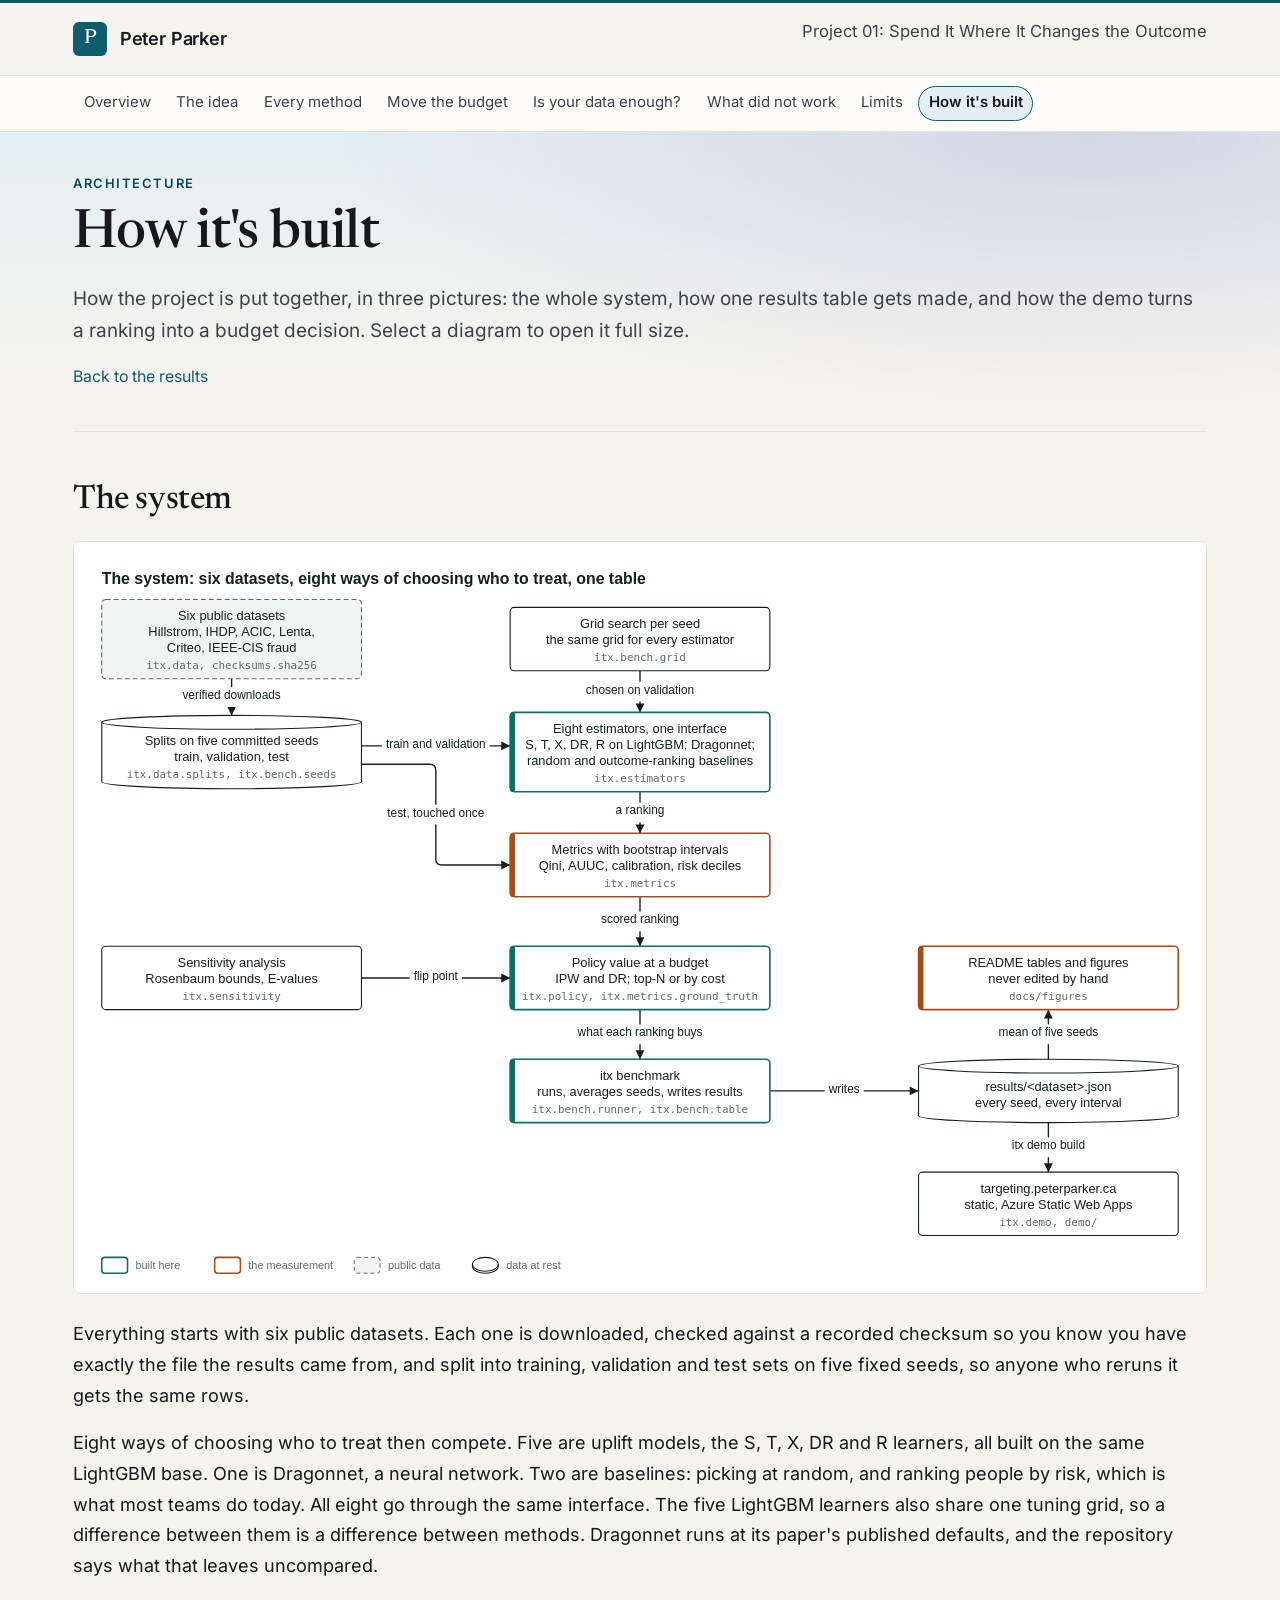
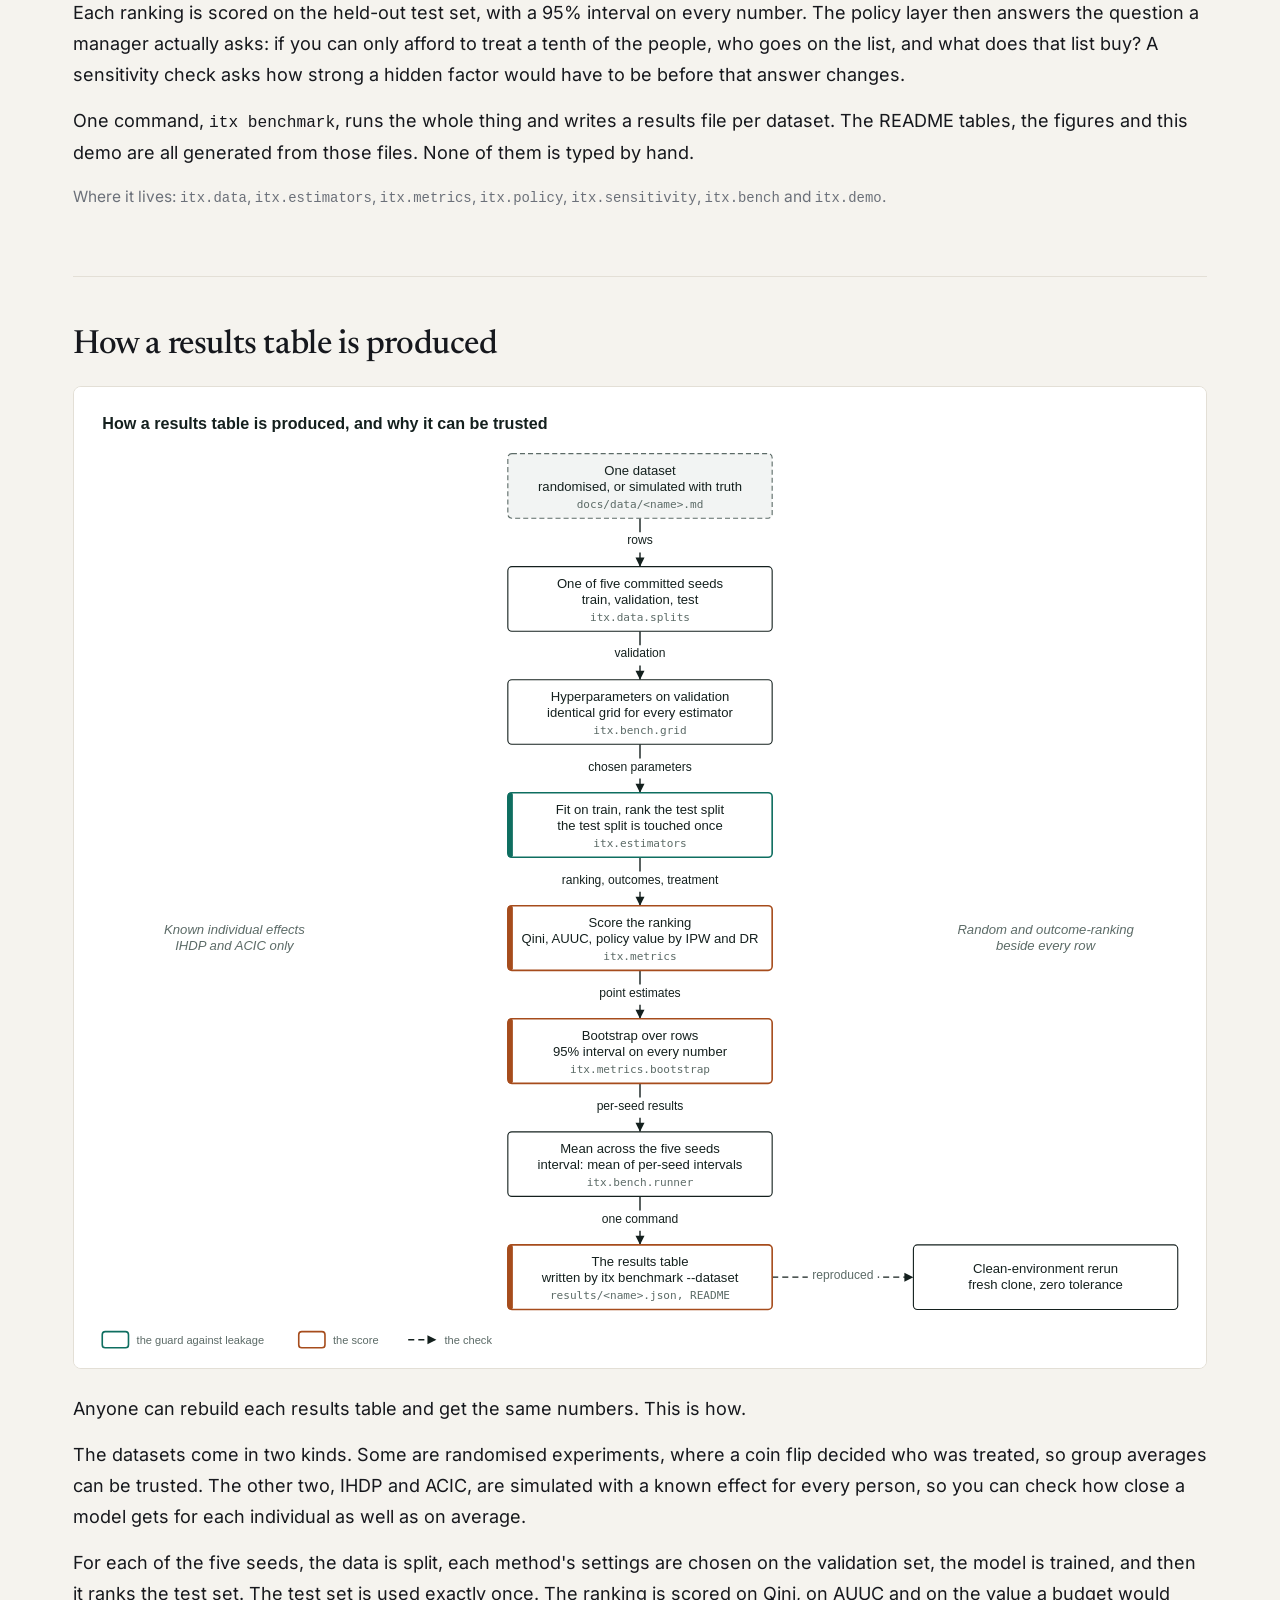
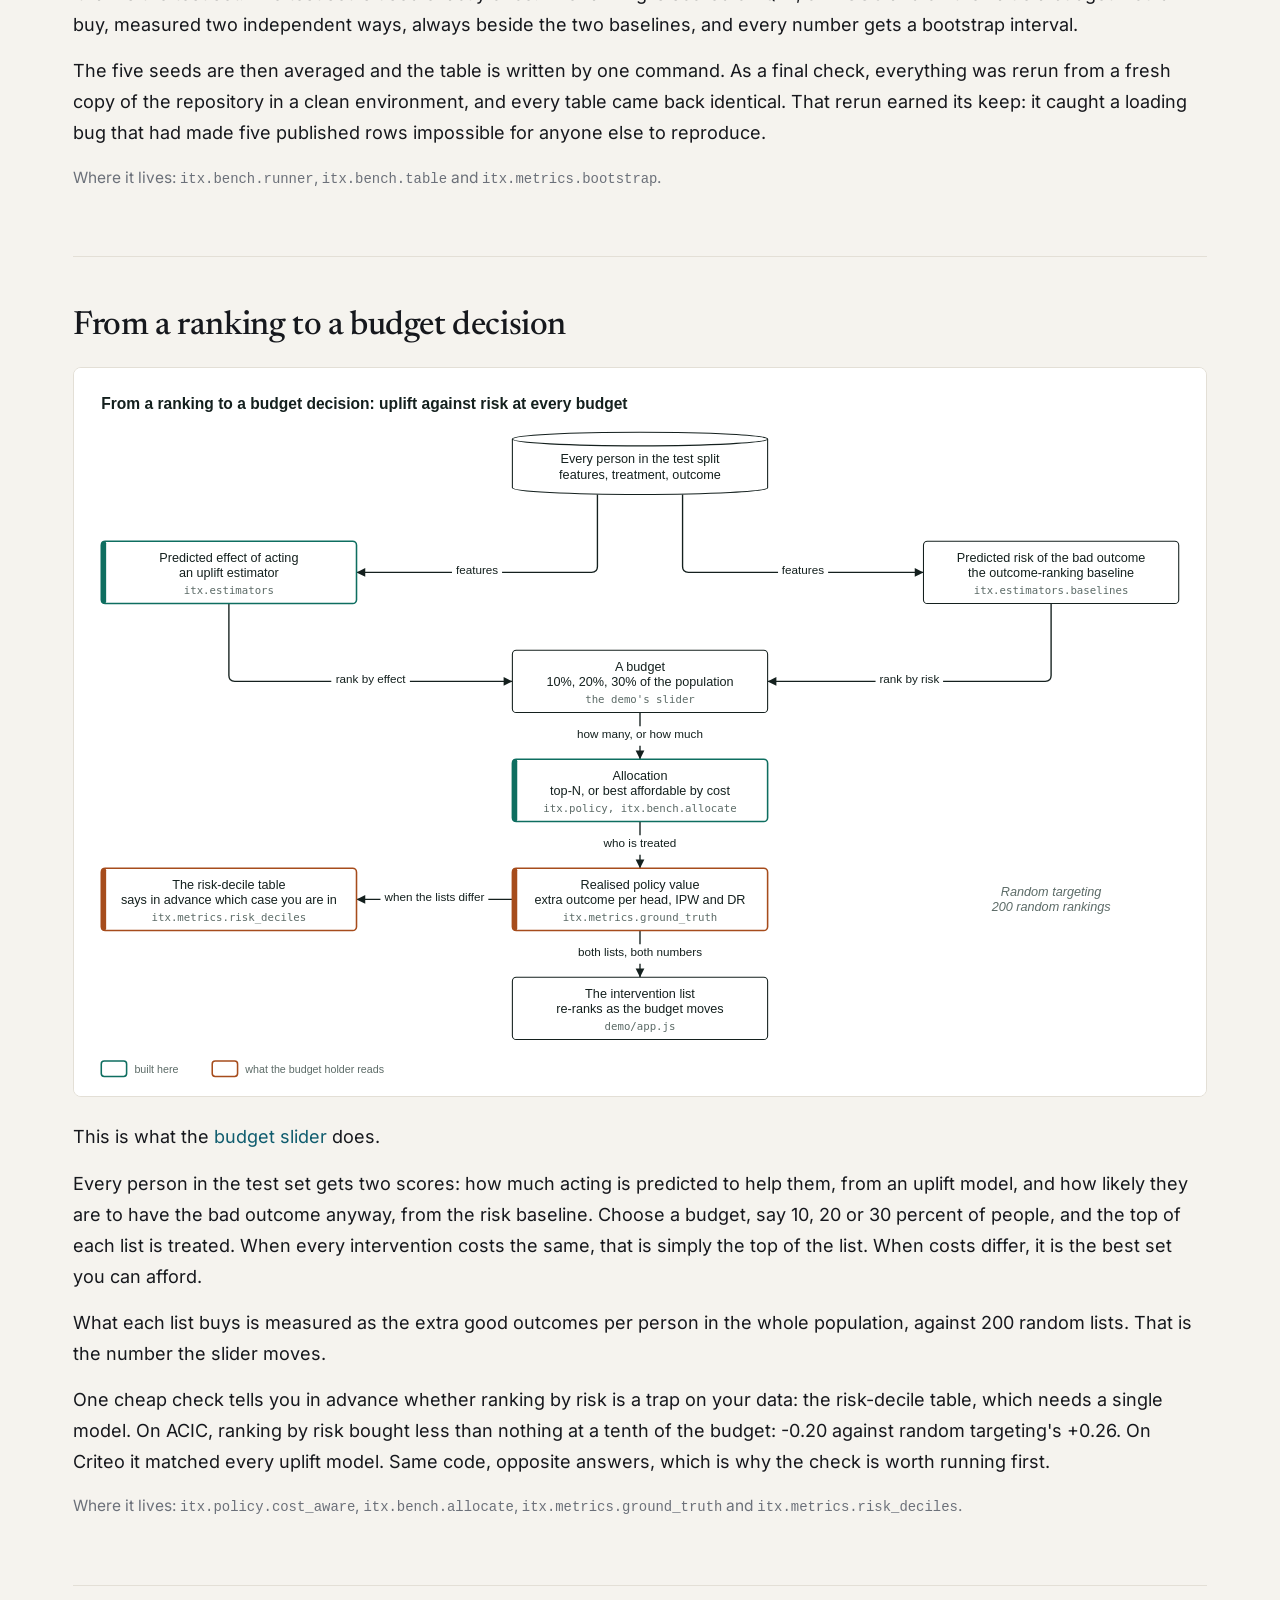
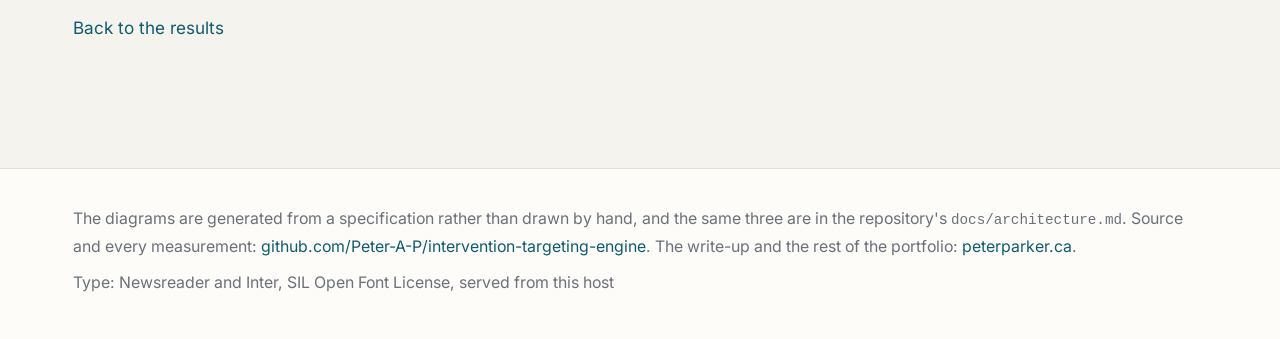
<file: demo/architecture.html>
<!doctype html>
<html lang="en">
<head>
<meta charset="utf-8">
<meta name="viewport" content="width=device-width, initial-scale=1">
<title>How it's built: Spend It Where It Changes the Outcome</title>
<meta name="description" content="How the uplift-modelling benchmark behind this demo is put together, in three diagrams: the whole system, how a results table is produced, and how a ranking becomes a budget decision.">
<link rel="icon" href="favicon.svg" type="image/svg+xml">
<link rel="apple-touch-icon" href="icon.png">
<link rel="stylesheet" href="style.css">
</head>
<body>
<header class="top">
  <div class="top-inner">
    <a class="brand" href="https://peterparker.ca"><span class="mono-mark" aria-hidden="true">P</span>Peter Parker</a>
    <p class="top-nav"><a href="https://github.com/Peter-A-P/intervention-targeting-engine">Project 01: Spend It Where It Changes the Outcome</a></p>
  </div>
</header>
<nav class="tabs" aria-label="This site">
  <div class="tabs-inner">
    <a href="index.html#top">Overview</a>
    <a href="index.html#explainer">The idea</a>
    <a href="index.html#compare">Every method</a>
    <a href="index.html#slider">Move the budget</a>
    <a href="index.html#power">Is your data enough?</a>
    <a href="index.html#refuted">What did not work</a>
    <a href="index.html#limits">Limits</a>
    <a href="architecture.html" aria-current="page">How it's built</a>
  </div>
</nav>
<main>

  <header class="hero" id="top">
    <p class="eyebrow">Architecture</p>
    <h1>How it's built</h1>
    <p class="lead">
      How the project is put together, in three pictures: the whole system, how one results
      table gets made, and how the demo turns a ranking into a budget decision. Select a diagram
      to open it full size.
    </p>
    <p class="hero-note"><a href="index.html">Back to the results</a></p>
  </header>

  <section class="section" id="system">
    <h2>The system</h2>
    <figure class="arch-figure">
      <a href="architecture/system.svg"><img src="architecture/system.svg" width="1142" height="758" alt="Six public datasets are loaded with checksums and split on committed seeds; five meta-learners, Dragonnet and two baselines rank people through one interface; the metrics score every ranking with bootstrap intervals, the policy layer turns a ranking into an allocation, the sensitivity analysis says how much hidden confounding would flip it, and the benchmark runner writes the results and the demo."></a>
    </figure>
    <div class="prose">
      <p>
        Everything starts with six public datasets. Each one is downloaded, checked against a
        recorded checksum so you know you have exactly the file the results came from, and split
        into training, validation and test sets on five fixed seeds, so anyone who reruns it gets
        the same rows.
      </p>
      <p>
        Eight ways of choosing who to treat then compete. Five are uplift models, the S, T, X, DR
        and R learners, all built on the same LightGBM base. One is Dragonnet, a neural network.
        Two are baselines: picking at random, and ranking people by risk, which is what most teams
        do today. All eight go through the same interface. The five LightGBM learners also share
        one tuning grid, so a difference between them is a difference between methods. Dragonnet
        runs at its paper's published defaults, and the repository says what that leaves
        uncompared.
      </p>
      <p>
        Each ranking is scored on the held-out test set, with a 95% interval on every number. The
        policy layer then answers the question a manager actually asks: if you can only afford to
        treat a tenth of the people, who goes on the list, and what does that list buy? A
        sensitivity check asks how strong a hidden factor would have to be before that answer
        changes.
      </p>
      <p>
        One command, <code>itx benchmark</code>, runs the whole thing and writes a results file
        per dataset. The README tables, the figures and this demo are all generated from those
        files. None of them is typed by hand.
      </p>
      <p class="note">
        Where it lives: <code>itx.data</code>, <code>itx.estimators</code>,
        <code>itx.metrics</code>, <code>itx.policy</code>, <code>itx.sensitivity</code>,
        <code>itx.bench</code> and <code>itx.demo</code>.
      </p>
    </div>
  </section>

  <section class="section" id="measurement">
    <h2>How a results table is produced</h2>
    <figure class="arch-figure">
      <a href="architecture/measurement.svg"><img src="architecture/measurement.svg" width="1122" height="972" alt="For each dataset and each of five committed seeds the data is split, hyperparameters are chosen on the validation split from one grid, the estimator is fitted on train and scored once on test with bootstrap intervals, the seeds are averaged, and the table is written by one command; a clean-environment rerun reproduces every table at zero tolerance."></a>
    </figure>
    <div class="prose">
      <p>
        Anyone can rebuild each results table and get the same numbers. This is how.
      </p>
      <p>
        The datasets come in two kinds. Some are randomised experiments, where a coin flip decided
        who was treated, so group averages can be trusted. The other two, IHDP and ACIC, are
        simulated with a known effect for every person, so you can check how close a model gets
        for each individual as well as on average.
      </p>
      <p>
        For each of the five seeds, the data is split, each method's settings are chosen on the
        validation set, the model is trained, and then it ranks the test set. The test set is used
        exactly once. The ranking is scored on Qini, on AUUC and on the value a budget would buy,
        measured two independent ways, always beside the two baselines, and every number gets a
        bootstrap interval.
      </p>
      <p>
        The five seeds are then averaged and the table is written by one command. As a final
        check, everything was rerun from a fresh copy of the repository in a clean environment,
        and every table came back identical. That rerun earned its keep: it caught a loading bug
        that had made five published rows impossible for anyone else to reproduce.
      </p>
      <p class="note">
        Where it lives: <code>itx.bench.runner</code>, <code>itx.bench.table</code> and
        <code>itx.metrics.bootstrap</code>.
      </p>
    </div>
  </section>

  <section class="section" id="decision">
    <h2>From a ranking to a budget decision</h2>
    <figure class="arch-figure">
      <a href="architecture/decision.svg"><img src="architecture/decision.svg" width="1162" height="748" alt="Each person gets a predicted effect and a predicted risk; at a chosen budget the top of each ranking is treated, by count or by cost, and the realised policy value says what each list buys, against random targeting; the risk-decile table says in advance when ranking by risk is the trap and when it is not."></a>
    </figure>
    <div class="prose">
      <p>
        This is what the <a href="index.html#slider">budget slider</a> does.
      </p>
      <p>
        Every person in the test set gets two scores: how much acting is predicted to help them,
        from an uplift model, and how likely they are to have the bad outcome anyway, from the
        risk baseline. Choose a budget, say 10, 20 or 30 percent of people, and the top of each
        list is treated. When every intervention costs the same, that is simply the top of the
        list. When costs differ, it is the best set you can afford.
      </p>
      <p>
        What each list buys is measured as the extra good outcomes per person in the whole
        population, against 200 random lists. That is the number the slider moves.
      </p>
      <p>
        One cheap check tells you in advance whether ranking by risk is a trap on your data: the
        risk-decile table, which needs a single model. On ACIC, ranking by risk bought less than
        nothing at a tenth of the budget: -0.20 against random targeting's +0.26. On Criteo it
        matched every uplift model. Same code, opposite answers, which is why the check is worth
        running first.
      </p>
      <p class="note">
        Where it lives: <code>itx.policy.cost_aware</code>, <code>itx.bench.allocate</code>,
        <code>itx.metrics.ground_truth</code> and <code>itx.metrics.risk_deciles</code>.
      </p>
    </div>
  </section>

  <p class="arch-back"><a href="index.html">Back to the results</a></p>
</main>
<footer class="foot">
  <div class="foot-inner">
    <p>
      The diagrams are generated from a specification rather than drawn by hand, and the same
      three are in the repository's <code>docs/architecture.md</code>. Source and every
      measurement:
      <a href="https://github.com/Peter-A-P/intervention-targeting-engine">github.com/Peter-A-P/intervention-targeting-engine</a>.
      The write-up and the rest of the portfolio:
      <a href="https://peterparker.ca/projects/intervention-targeting/">peterparker.ca</a>.
    </p>
    <ul>
      <li>Type: Newsreader and Inter, SIL Open Font License, served from this host</li>
    </ul>
  </div>
</footer>
</body>
</html>
</file>
<file: demo/style.css>
/* One stylesheet, no framework, no build step. The page is a static file a stranger can read,
   and its stylesheet should be too.

   The palette, the type and the 3px rule over the page are peterparker.ca's, because this page
   is part of that site even though a separate host serves it. The two fonts are copied into
   this folder rather than linked from there: the page makes no off-origin request, and a font
   is a request. Both are SIL Open Font License; fonts/LICENSE.txt says where they came from.

   The shapes are project 03's (the AI Release Gate dashboard): pill tabs under the bar, a wash
   of colour behind the hero, figure tiles with a coloured rule across the top, numbered steps
   and a row of chips, so the portfolio's public pages read as one family. */

@font-face {
  font-family: "Newsreader";
  font-style: normal;
  font-weight: 200 800;
  font-display: swap;
  src: url(fonts/newsreader-latin.woff2) format("woff2");
}

@font-face {
  font-family: "Inter";
  font-style: normal;
  font-weight: 400 600;
  font-display: swap;
  src: url(fonts/inter-latin.woff2) format("woff2");
}

:root {
  color-scheme: light dark;
  --paper: #f5f3ee;
  --paper-soft: #fdfcf9;
  --ink: #16181d;
  --ink-soft: #3c4048;
  --ink-faint: #6b7079;
  --line: #e3dfd6;
  --line-2: #cfc9bd;
  --line-soft: #eeebe4;
  --accent: #0f5c6e;
  --accent-ink: #0b4653;
  --accent-soft: #e4eff1;
  --warn: #c0392b;
  --good: #1e7a4c;
  --sim: #6d3f9e;
  --serif: "Newsreader", Georgia, "Times New Roman", serif;
  --sans: "Inter", ui-sans-serif, system-ui, -apple-system, "Segoe UI", Roboto, sans-serif;
  --mono: ui-monospace, "Cascadia Mono", Consolas, "SF Mono", Menlo, monospace;
  --radius: 10px;
  --shadow: 0 6px 24px -18px rgba(0, 0, 0, 0.35);
  /* One width for everything on the page. Prose used to stop short of the cards and charts
     beside it, which reads as a mistake rather than as a measure, so the column itself is
     the measure: 46rem, what peterparker.ca gives the body of a project page. */
  --column: 66rem;
  --measure: 100%;
}

@media (prefers-color-scheme: dark) {
  :root {
    --paper: #0e1013;
    --paper-soft: #15181d;
    --ink: #ece9e2;
    --ink-soft: #c9c6bf;
    --ink-faint: #969ba5;
    --line: #262a31;
    --line-2: #363b44;
    --line-soft: #1c2026;
    --accent: #7cc7d6;
    --accent-ink: #a9dde7;
    --accent-soft: #14262b;
    --warn: #f0736a;
    --good: #58c286;
    --sim: #b191e0;
    --shadow: 0 6px 24px -14px rgba(0, 0, 0, 0.6);
  }
}

* { box-sizing: border-box; }

html { font-size: 18px; scroll-behavior: smooth; -webkit-text-size-adjust: 100%; }

body {
  overflow-x: clip;
  margin: 0;
  background: var(--paper);
  color: var(--ink);
  font-family: var(--sans);
  font-size: 1rem;
  line-height: 1.72;
  border-top: 3px solid var(--accent);
  font-feature-settings: "cv11", "ss01";
}

main {
  max-width: var(--column);
  margin: 0 auto;
  padding: 0 1.5rem 5rem;
}

/* ---------------------------------------------------------------- the way back */

/* The page lives on a subdomain of peterparker.ca and is usually reached by a link from
   somewhere else, so it says whose it is and how to get back. Same bar, same mark, same
   proportions as the site's own. */
.top {
  border-bottom: 1px solid var(--line);
  background: var(--paper);
}

.top-inner {
  max-width: var(--column);
  margin: 0 auto;
  padding: 0 1.5rem;
  height: 4rem;
  display: flex;
  align-items: center;
  justify-content: space-between;
  gap: 1rem;
}

.brand {
  display: inline-flex;
  align-items: center;
  gap: 0.7rem;
  color: var(--ink);
  font-weight: 600;
  letter-spacing: -0.01em;
}

.brand:hover { text-decoration: none; color: var(--accent-ink); }

.mono-mark {
  width: 1.9rem;
  height: 1.9rem;
  border-radius: 6px;
  background: var(--accent);
  color: #fdfcf9;
  font-family: var(--serif);
  font-weight: 500;
  font-size: 1.15rem;
  display: inline-flex;
  align-items: center;
  justify-content: center;
}

@media (prefers-color-scheme: dark) { .mono-mark { color: #0e1013; } }

.top-nav { font-size: 0.92rem; color: var(--ink-soft); text-align: right; }
.top-nav a { color: var(--ink-soft); }
.top-nav a:hover { color: var(--accent-ink); }

/* The sections of this one page, as pills. app.js moves aria-current as the reader scrolls. */
.tabs { border-bottom: 1px solid var(--line); background: var(--paper-soft); }

.tabs-inner {
  max-width: var(--column);
  margin: 0 auto;
  padding: 0.55rem 1.5rem;
  display: flex;
  flex-wrap: wrap;
  gap: 0.2rem;
}

/* Nine pills, the last one a second page, sized to fit one row at the column's width. */
.tabs a {
  font-size: 0.83rem;
  padding: 0.2rem 0.55rem;
  border-radius: 999px;
  border: 1px solid transparent;
  color: var(--ink-soft);
}

.tabs a:hover { text-decoration: none; border-color: var(--line-2); color: var(--accent-ink); }

.tabs a[aria-current] {
  border-color: var(--accent);
  background: var(--accent-soft);
  color: var(--ink);
  font-weight: 600;
}

h1, h2, h3 {
  font-family: var(--serif);
  font-weight: 500;
  letter-spacing: -0.012em;
}

h1 { font-size: clamp(2.1rem, 4.6vw, 3rem); line-height: 1.1; margin: 0 0 1rem; }
h2 { font-size: clamp(1.55rem, 2.6vw, 2rem); line-height: 1.2; margin: 0 0 0.7rem; }
h3 { font-size: 1.2rem; line-height: 1.25; margin: 0 0 0.45rem; }
p { margin: 0 0 0.85rem; max-width: var(--measure); }

a { color: var(--accent); text-decoration: none; text-underline-offset: 0.15em; }
a:hover, a:focus-visible { text-decoration: underline; }
:focus-visible { outline: 2px solid var(--accent); outline-offset: 2px; }

code { font-family: var(--mono); font-size: 0.9em; }

/* ---------------------------------------------------------------- hero */

.hero {
  position: relative;
  padding: 2.25rem 0;
  border-bottom: 1px solid var(--line);
}

/* A wash of the accent behind the first screen, full width, fading into the page: the one place
   colour is used for its own sake. */
.hero::before {
  content: "";
  position: absolute;
  z-index: -1;
  top: 0;
  bottom: 0;
  left: 50%;
  width: 100vw;
  margin-left: -50vw;
  background:
    radial-gradient(60rem 22rem at 85% 0%, color-mix(in srgb, var(--sim) 14%, transparent), transparent 70%),
    linear-gradient(180deg, var(--accent-soft), var(--paper) 85%);
}

.hero h1 .hl { color: var(--accent); }
.hero .eyebrow { color: var(--accent-ink); }

.eyebrow {
  text-transform: uppercase;
  letter-spacing: 0.12em;
  font-size: 0.72rem;
  font-weight: 600;
  color: var(--ink-faint);
  margin: 0 0 0.6rem;
}

.lead {
  font-size: 1.05rem;
  color: var(--ink-soft);
  max-width: var(--measure);
}

.hero-points {
  display: grid;
  grid-template-columns: repeat(auto-fit, minmax(11rem, 1fr));
  gap: 0.9rem;
  margin: 1.75rem 0 1.1rem;
}

/* A figure tile: a 3px rule across the top in the tile's tone, and the figure in the same tone.
   Accent by default. Green is reserved for a method that beats the floor and red for one that
   does not, so the floor itself gets neither. The tile and the stats under the budget slider
   are the same shape. */
.point, .stat {
  background: var(--paper-soft);
  border: 1px solid var(--line);
  border-top: 3px solid var(--accent);
  border-radius: var(--radius);
  padding: 1rem 1.1rem;
  box-shadow: var(--shadow);
  min-width: 0;
}

.point.up, .stat.up { border-top-color: var(--good); }
.point.down, .stat.down { border-top-color: var(--warn); }

.point-figure {
  display: block;
  font-family: var(--serif);
  font-size: 1.9rem;
  font-weight: 500;
  font-variant-numeric: tabular-nums;
  letter-spacing: -0.02em;
  line-height: 1.15;
  color: var(--accent-ink);
}

.point.up .point-figure { color: var(--good); }
.point.down .point-figure { color: var(--warn); }

/* The unit, not the label, is what makes the number mean anything. It sits directly under
   the figure, above the rule, so the two read as one phrase. */
.point-unit {
  display: block;
  margin-top: 0.2rem;
  font-size: 0.84rem;
  font-weight: 600;
  color: var(--ink-soft);
  line-height: 1.35;
}

.point-label {
  display: block;
  margin-top: 0.4rem;
  padding-top: 0.4rem;
  border-top: 1px solid var(--line);
  font-size: 0.82rem;
  color: var(--ink-faint);
  line-height: 1.45;
}

.hero-note { font-size: 0.88rem; color: var(--ink-faint); margin: 0; max-width: var(--measure); }

/* ---------------------------------------------------------------- sections */

.section { padding: 2.75rem 0; border-bottom: 1px solid var(--line); }
.section-lead { color: var(--ink-soft); max-width: var(--measure); }
.note { font-size: 0.86rem; color: var(--ink-faint); max-width: var(--measure); }

.inline-key {
  display: inline-block;
  width: 22px;
  height: 0;
  border-top: 3px dashed var(--warn);
  vertical-align: middle;
  margin-right: 5px;
}

/* ---------------------------------------------------------------- tables */

.table-wrap { overflow-x: auto; -webkit-overflow-scrolling: touch; margin: 0.8rem 0 1rem; }

table {
  width: 100%;
  border-collapse: collapse;
  font-size: 0.88rem;
  font-variant-numeric: tabular-nums;
}

th, td {
  text-align: left;
  padding: 0.5rem 0.75rem;
  border-bottom: 1px solid var(--line);
  white-space: nowrap;
}

th {
  font-weight: 600;
  color: var(--ink);
  font-size: 0.8rem;
  background: var(--line-soft);
  border-bottom-color: var(--line-2);
}

td.num, th.num { text-align: right; font-variant-numeric: tabular-nums; }

.four-types td:first-child { white-space: nowrap; }
.four-types td:last-child { white-space: normal; }
.four-types tr.good { background: color-mix(in srgb, var(--good) 11%, transparent); }
.four-types tr.bad { background: color-mix(in srgb, var(--warn) 11%, transparent); }

/* ---------------------------------------------------------------- controls */

.controls {
  display: grid;
  grid-template-columns: repeat(auto-fit, minmax(13rem, 1fr));
  gap: 1rem;
  margin: 1.25rem 0;
  padding: 1rem;
  background: var(--paper-soft);
  border: 1px solid var(--line);
  border-radius: var(--radius);
}

.control { display: flex; flex-direction: column; gap: 0.4rem; min-width: 0; }
.control.wide { grid-column: 1 / -1; }

label {
  font-size: 0.85rem;
  font-weight: 600;
  color: var(--ink-soft);
}

.hint {
  display: block;
  font-weight: 400;
  font-size: 0.78rem;
  color: var(--ink-faint);
  margin-top: 0.1rem;
}

select, input[type="range"] {
  width: 100%;
  font: inherit;
  accent-color: var(--accent);
}

select {
  padding: 0.5rem 0.6rem;
  border: 1px solid var(--line-2);
  border-radius: 8px;
  background: var(--paper-soft);
  color: var(--ink);
  font-size: 0.9rem;
}

input[type="range"] { height: 1.6rem; }

output { font-variant-numeric: tabular-nums; color: var(--accent-ink); font-weight: 600; }

/* ---------------------------------------------------------------- cards */

.dataset-card, .method-card {
  border: 1px solid var(--line);
  border-left: 3px solid var(--accent);
  border-radius: var(--radius);
  padding: 1.1rem 1.25rem;
  margin: 1.1rem 0;
  background: var(--paper-soft);
  box-shadow: var(--shadow);
}

.card-head {
  display: flex;
  align-items: center;
  gap: 0.6rem;
  flex-wrap: wrap;
  margin-bottom: 0.5rem;
}

.card-head h3 { margin: 0; }

.tag {
  font-size: 0.68rem;
  font-weight: 600;
  text-transform: uppercase;
  letter-spacing: 0.08em;
  padding: 0.12rem 0.55rem;
  white-space: nowrap;
  border-radius: 999px;
  background: var(--line-soft);
  border: 1px solid var(--line);
  color: var(--ink-soft);
}

.tag-real { background: color-mix(in srgb, var(--good) 15%, transparent); color: var(--good); border-color: transparent; }
.tag-sim { background: color-mix(in srgb, var(--sim) 15%, transparent); color: var(--sim); border-color: transparent; }
.tag-lightgbm { background: var(--accent-soft); color: var(--accent-ink); border-color: transparent; }
.tag-neural { background: color-mix(in srgb, var(--sim) 15%, transparent); color: var(--sim); border-color: transparent; }
.tag-baseline { background: color-mix(in srgb, var(--good) 13%, transparent); color: var(--good); border-color: transparent; }

.facts { margin: 0.75rem 0; display: grid; gap: 0.45rem; }
.facts > div { display: grid; grid-template-columns: minmax(8rem, 10rem) 1fr; gap: 0.6rem; }
.facts dt { font-size: 0.8rem; color: var(--ink-faint); font-weight: 600; }
.facts dd { margin: 0; font-size: 0.9rem; }

.why, .honest { font-size: 0.9rem; margin-bottom: 0.4rem; }
.honest { color: var(--ink-soft); }
.pros p { font-size: 0.9rem; margin-bottom: 0.4rem; }

/* ---------------------------------------------------------------- charts */

.chart-figure { margin: 1.1rem 0; }
.chart { width: 100%; }
.chart svg { width: 100%; height: auto; display: block; }

figcaption {
  font-size: 0.83rem;
  color: var(--ink-faint);
  margin-top: 0.5rem;
  max-width: var(--measure);
}

.grid { stroke: var(--line); stroke-width: 1; }
.zero { stroke: var(--ink-faint); stroke-width: 1; stroke-dasharray: 2 3; }
.tick { fill: var(--ink-faint); font-size: 11px; }
.axis { fill: var(--ink-soft); font-size: 12px; font-weight: 600; }
.series { fill: none; stroke-linejoin: round; stroke-linecap: round; }
.series.faded { opacity: 0.16; }
.random-line { fill: none; stroke-width: 2.5; stroke-dasharray: 7 5; stroke-linecap: round; }
.band { opacity: 0.16; stroke: none; }
.cursor { stroke: var(--ink-faint); stroke-width: 1; stroke-dasharray: 3 3; }
.dot { stroke: var(--paper); stroke-width: 2; }
.end-label { font-size: 11px; font-weight: 600; }
.end-label.faded { opacity: 0.25; }

.legend {
  display: flex;
  flex-wrap: wrap;
  gap: 0.45rem;
  margin: 0.25rem 0 1.1rem;
}

.legend-item {
  display: inline-flex;
  align-items: center;
  gap: 0.4rem;
  font-size: 0.82rem;
  padding: 0.3rem 0.7rem;
  border: 1px solid var(--line-2);
  border-radius: 999px;
  background: var(--paper-soft);
  color: var(--ink-soft);
  cursor: pointer;
  font-family: inherit;
  transition: background 0.12s ease, border-color 0.12s ease, color 0.12s ease;
}

.legend-item:hover { border-color: var(--accent); color: var(--accent-ink); }
.legend-item.on { border-color: var(--accent); background: var(--accent-soft); color: var(--ink); font-weight: 600; }
.legend-item.static { cursor: default; }

.swatch { width: 14px; height: 3px; border-radius: 2px; display: inline-block; }
.swatch.dashed { background: repeating-linear-gradient(90deg, var(--warn) 0 4px, transparent 4px 7px) !important; }

.verdict {
  margin: 1.1rem 0 0;
  padding: 1rem 1.1rem;
  border-radius: 0 var(--radius) var(--radius) 0;
  background: var(--accent-soft);
  border-left: 3px solid var(--accent);
  font-size: 0.95rem;
  max-width: var(--measure);
}

.verdict.good { background: color-mix(in srgb, var(--good) 12%, transparent); border-left-color: var(--good); }
.verdict.bad { background: color-mix(in srgb, var(--warn) 12%, transparent); border-left-color: var(--warn); }
.verdict:empty { display: none; }

/* ---------------------------------------------------------------- headline stats */

.headline {
  display: grid;
  grid-template-columns: repeat(auto-fit, minmax(11rem, 1fr));
  gap: 0.9rem;
  margin: 1.25rem 0;
}

.figure {
  display: block;
  font-family: var(--serif);
  font-size: 1.75rem;
  font-weight: 500;
  font-variant-numeric: tabular-nums;
  letter-spacing: -0.02em;
  line-height: 1.15;
}

.stat .figure { color: var(--accent-ink); }
.stat.up .figure { color: var(--good); }
.stat.down .figure { color: var(--warn); }

.caption {
  display: block;
  margin-top: 0.4rem;
  padding-top: 0.4rem;
  border-top: 1px solid var(--line);
  font-size: 0.82rem;
  color: var(--ink-faint);
  line-height: 1.4;
}

.range { font-size: 0.78rem; color: var(--ink-faint); }

/* ---------------------------------------------------------------- disclosure */

.disclose {
  border: 1px solid var(--line);
  border-radius: var(--radius);
  padding: 0 1.1rem;
  margin: 0.7rem 0;
  background: var(--paper-soft);
}

/* The native marker is laid out in the summary's margin, which put it on top of the card's
   left border. Marker off, and a chevron as an ordinary flex child instead, so it sits inside
   the padding with everything else and a wrapped summary lines up under itself. */
.disclose summary {
  display: flex;
  align-items: baseline;
  gap: 0.6rem;
  cursor: pointer;
  padding: 0.8rem 0 0.8rem 0.25rem;
  font-weight: 600;
  font-size: 0.94rem;
  list-style: none;
}

.disclose summary::-webkit-details-marker { display: none; }

.disclose summary::before {
  content: "\203A";
  flex: none;
  width: 0.6em;
  text-align: center;
  font-size: 1.2em;
  line-height: 1;
  color: var(--ink-faint);
  transform: rotate(90deg);
  transition: transform 0.12s ease;
}

.disclose[open] summary::before { transform: rotate(270deg); }
.disclose summary:hover { color: var(--accent-ink); }
.disclose summary:hover::before { color: var(--accent); }
.disclose[open] summary { border-bottom: 1px solid var(--line); margin-bottom: 0.75rem; }
.disclose > *:last-child { margin-bottom: 0.85rem; }

.glossary dt { font-weight: 600; margin-top: 0.6rem; font-size: 0.92rem; }
.glossary dd { margin: 0.1rem 0 0; color: var(--ink-soft); font-size: 0.9rem; max-width: var(--measure); }

/* ---------------------------------------------------------------- power calculator */

.two-questions { color: var(--ink-soft); max-width: var(--measure); padding-left: 1.2rem; }
.two-questions li { margin-bottom: 0.35rem; }

.power-grid {
  display: grid;
  grid-template-columns: minmax(15rem, 4fr) 6fr;
  gap: 1.25rem;
  margin: 1.25rem 0;
  align-items: start;
}

/* Four sliders across, then the answer under them at full width. Side by side, the answer's
   three-column table was the first thing to lose a column when the page narrowed. */
.power-controls { grid-template-columns: repeat(auto-fit, minmax(10rem, 1fr)); }

.power-controls {
  display: grid;
  gap: 1rem;
  padding: 1.1rem;
  background: var(--paper-soft);
  border: 1px solid var(--line);
  border-radius: var(--radius);
}

.power-output {
  padding: 1.1rem 1.25rem;
  background: var(--paper-soft);
  border: 1px solid var(--line);
  border-radius: var(--radius);
  box-shadow: var(--shadow);
  min-width: 0;
}

.power-floor {
  padding-bottom: 0.85rem;
  margin-bottom: 0.85rem;
  border-bottom: 1px solid var(--line);
}

.power-floor .figure { color: var(--accent-ink); font-size: 2rem; }
.power-floor .caption { border-top: 0; padding-top: 0; margin-top: 0.2rem; }
.power-lead { font-size: 0.92rem; color: var(--ink-soft); }
.power-table td:first-child { white-space: nowrap; }
/* Three columns in the narrower half of a split. The headers wrap rather than pushing the
   last column off the edge, where a reader will not go looking for it. */
.power-table th { white-space: normal; vertical-align: bottom; }
.power-note { font-size: 0.82rem; color: var(--ink-faint); margin: 0.75rem 0 0; }

/* ---------------------------------------------------------------- how-to and takeaways */

/* Two columns, stated rather than fitted. auto-fit was giving three at this width, which made
   eight lines of prose into a column of four words. */
.cards, .takeaways {
  display: grid;
  grid-template-columns: 1fr 1fr;
  gap: 1rem;
  margin-top: 1.1rem;
}

.card, .takeaway {
  border: 1px solid var(--line);
  border-radius: var(--radius);
  padding: 1.1rem 1.25rem;
  background: var(--paper-soft);
}

.card p, .takeaway p { font-size: 0.9rem; color: var(--ink-soft); }
.takeaway h3 { color: var(--ink); }

/* The how-to cards are steps in order, so each is numbered in an accent disc. */
.steps { counter-reset: step; }
.steps .card { counter-increment: step; }

.steps .card::before {
  content: counter(step);
  display: inline-flex;
  width: 1.6rem;
  height: 1.6rem;
  border-radius: 50%;
  background: var(--accent);
  color: var(--paper-soft);
  font-weight: 600;
  font-size: 0.8rem;
  align-items: center;
  justify-content: center;
  margin-bottom: 0.5rem;
}

.chips {
  display: flex;
  flex-wrap: wrap;
  gap: 0.4rem;
  margin: 1.25rem 0 0;
  padding: 0;
  list-style: none;
}

.chips li {
  font-size: 0.8rem;
  padding: 0.2rem 0.7rem;
  border: 1px solid var(--line-2);
  border-radius: 999px;
  background: var(--paper-soft);
  color: var(--ink-soft);
}

pre {
  background: var(--line-soft);
  border: 1px solid var(--line);
  border-radius: 8px;
  padding: 0.7rem 0.85rem;
  overflow-x: auto;
  font-size: 0.8rem;
  line-height: 1.5;
  margin: 0 0 0.75rem;
}

pre code { font-size: inherit; white-space: pre; }

@media (max-width: 520px) {
  /* A command a reader has to scroll sideways to read is one they will copy wrong. */
  pre { white-space: pre-wrap; }
  pre code { white-space: pre-wrap; word-break: break-word; }
}

/* ---------------------------------------------------------------- architecture page */

/* The diagrams are white-ground SVGs generated from a specification, so they sit on
   their own card in both themes. Each links to the full-size file for narrow screens. */
.arch-figure { margin: 1.1rem 0 1.4rem; }
.arch-figure a { display: block; }
.arch-figure img {
  display: block;
  width: 100%;
  height: auto;
  background: #ffffff;
  border: 1px solid var(--line);
  border-radius: 8px;
}
.prose { max-width: var(--measure); }

/* ---------------------------------------------------------------- footer */

footer { padding: 2.25rem 0 0; }
.footer-lead { font-weight: 600; }
.footer-back { margin-bottom: 1rem; }

/* ---------------------------------------------------------------- narrow screens */

@media (max-width: 46rem) {
  .cards, .takeaways { grid-template-columns: 1fr; }
  .power-grid { grid-template-columns: 1fr; }
  .top-inner { height: auto; padding: 0.8rem 1.1rem; }
  /* One row that scrolls sideways, rather than four rows of pills above the hero. */
  .tabs-inner { padding: 0.5rem 1.1rem; flex-wrap: nowrap; overflow-x: auto; scrollbar-width: none; }
  .tabs a { flex: none; }
  .facts > div { grid-template-columns: 1fr; gap: 0.1rem; }
  .hero { padding: 2.25rem 0 1.75rem; }
  .section { padding: 2rem 0; }
  main { padding: 0 1.1rem 3.5rem; }
  .top-nav { display: none; }
  th, td { padding: 0.45rem 0.6rem; }
}

@media (prefers-reduced-motion: reduce) {
  html { scroll-behavior: auto; }
  * { transition: none !important; }
}

/* ---------------------------------------------------------------- shared components

   Brought across from the portfolio's shared stylesheet (project 12 is the reference) so this
   page carries the same blocks as the newer sites: the button, the table of contents, the part
   header, the pipeline, the cards for what did not work, the readout under each chart, the
   warning, the assumption and the footer. */

/* Each method's colour, set once here and used through currentColor by the line, the band,
   the dot, the label and the legend swatch. The five LightGBM learners are steps of one blue. */
:root {
  --c-s-learner: #2563eb;
  --c-t-learner: #3b82f6;
  --c-x-learner: #60a5fa;
  --c-dr-learner: #1d4ed8;
  --c-r-learner: #93c5fd;
  --c-dragonnet: #7c3aed;
  --c-outcome-ranking: var(--accent);
  --c-random: var(--warn);
  --c-other: var(--ink-faint);
}

@media (prefers-color-scheme: dark) {
  :root {
    --c-dr-learner: #4f7dff;
    --c-dragonnet: #a78bfa;
    /* The page's teal vanishes on near-black, and risk ranking is the line a reader is here
       to find, so it goes up a step. */
    --c-outcome-ranking: #2dd4bf;
  }
}

.c-s-learner { color: var(--c-s-learner); }
.c-t-learner { color: var(--c-t-learner); }
.c-x-learner { color: var(--c-x-learner); }
.c-dr-learner { color: var(--c-dr-learner); }
.c-r-learner { color: var(--c-r-learner); }
.c-dragonnet { color: var(--c-dragonnet); }
.c-outcome-ranking { color: var(--c-outcome-ranking); }
.c-random { color: var(--c-random); }
.c-other { color: var(--c-other); }

.series, .random-line { stroke: currentColor; }
.band, .dot, .end-label { fill: currentColor; }
.swatch { background: currentColor; }
.cursor.off { display: none; }

/* A label a line runs through gets a halo in the page colour, so it stays readable. */
.halo { paint-order: stroke; stroke: var(--paper); stroke-width: 4px; stroke-linejoin: round; }

/* A chart a keyboard can reach. */
.chart[tabindex]:focus-visible { outline: 2px solid var(--accent); outline-offset: 4px; border-radius: 4px; }
.chart svg { touch-action: pan-y; }

/* The hover readout under each chart. */
.readout {
  min-height: 1.6rem;
  margin: 0.3rem 0 0.4rem;
  font-size: 0.84rem;
  color: var(--ink-soft);
  font-variant-numeric: tabular-nums;
}

.readout .when { font-weight: 600; color: var(--ink); margin-right: 0.6rem; }
.readout .pair { margin-right: 0.9rem; white-space: nowrap; }
.readout .key { color: var(--ink-faint); }

/* Three figures, always three, so they sit in one row or one column and never wrap two and
   one. */
.hero-points { grid-template-columns: repeat(3, minmax(0, 1fr)); }

/* The one way straight to the result, for a reader who came for that and not the method. */
.hero-cta { margin: 0 0 0.7rem; }

.button {
  display: inline-block;
  padding: 0.6rem 1.1rem;
  border-radius: var(--radius);
  background: var(--accent);
  color: var(--paper);
  font-weight: 600;
  text-decoration: none;
}

.button:hover, .button:focus-visible { background: var(--accent-ink); color: var(--paper); text-decoration: none; }
section[id] { scroll-margin-top: 1rem; }

.warning {
  margin: 1.25rem 0;
  padding: 0.9rem 1.1rem;
  border-left: 3px solid var(--warn);
  border-radius: 0 var(--radius) var(--radius) 0;
  background: color-mix(in srgb, var(--warn) 9%, transparent);
}

.assumption {
  margin: 1.1rem 0 0;
  padding: 0.9rem 1.1rem;
  border: 1px solid var(--line);
  border-left: 3px solid var(--line-2);
  border-radius: 0 var(--radius) var(--radius) 0;
  background: var(--paper-soft);
  font-size: 0.88rem;
  color: var(--ink-soft);
}

.assumption p:last-child { margin-bottom: 0; }

/* On this page. */
.toc { padding: 1.5rem 0 1.75rem; border-bottom: 1px solid var(--line); }
.toc ol {
  margin: 0;
  padding: 0;
  list-style: none;
  counter-reset: toc;
  columns: 2 16rem;
  column-gap: 2rem;
}
.toc li { counter-increment: toc; margin: 0 0 0.3rem; break-inside: avoid; font-size: 0.93rem; }
.toc li::before {
  content: counter(toc, decimal-leading-zero);
  font-variant-numeric: tabular-nums;
  color: var(--ink-faint);
  font-size: 0.78rem;
  margin-right: 0.6rem;
}

.part { padding: 3.5rem 0 0.5rem; }
.part-title { font-size: clamp(1.75rem, 3.4vw, 2.4rem); line-height: 1.15; margin-bottom: 0.9rem; }

/* The whole idea in one picture. */
.pipeline {
  list-style: none;
  margin: 1.5rem 0;
  padding: 0;
  display: grid;
  grid-template-columns: repeat(var(--steps, 7), minmax(0, 1fr));
  gap: 0.6rem;
}
.pipeline.steps-5 { --steps: 5; }
@media (max-width: 60rem) {
  .pipeline { grid-template-columns: repeat(auto-fit, minmax(9rem, 1fr)); }
}
.pipeline li {
  display: flex;
  flex-direction: column;
  gap: 0.25rem;
  padding: 0.8rem 0.75rem 0.9rem;
  background: var(--paper-soft);
  border: 1px solid var(--line);
  border-radius: var(--radius);
  font-size: 0.82rem;
  color: var(--ink-soft);
  line-height: 1.45;
}
.pipeline li strong { font-family: var(--serif); font-size: 1.15rem; font-weight: 500; color: var(--ink); }
.pipeline li.key { border-color: var(--accent); background: var(--accent-soft); }
.step {
  width: 1.6rem;
  height: 1.6rem;
  border-radius: 50%;
  background: var(--accent);
  color: var(--paper-soft);
  font-size: 0.8rem;
  font-weight: 600;
  display: inline-flex;
  align-items: center;
  justify-content: center;
  margin-bottom: 0.2rem;
}

/* What did not work: one card each, a red rule across the top. */
.cards.notes { grid-template-columns: repeat(auto-fit, minmax(15rem, 1fr)); gap: 0.9rem; margin: 1.25rem 0; }
.card-note { padding: 1rem 1.1rem; background: var(--paper-soft); border: 1px solid var(--line); border-top: 3px solid var(--warn); border-radius: var(--radius); }
.card-note h3 { font-size: 1.08rem; }
.card-note p { font-size: 0.9rem; color: var(--ink-soft); margin: 0; }

.disclose ul { padding-left: 1.2rem; }
.disclose li { margin-bottom: 0.5rem; }
#limits li { margin-bottom: 0.5rem; }

/* The footer, as on the other project sites. */
.foot {
  padding: 0;
  border-top: 1px solid var(--line);
  background: var(--paper-soft);
  margin-top: 2rem;
}

.foot-inner {
  max-width: var(--column);
  margin: 0 auto;
  padding: 2rem 1.5rem 2.5rem;
  font-size: 0.88rem;
  color: var(--ink-faint);
}

.foot-inner p { margin: 0 0 0.5rem; }
.foot-inner ul { list-style: none; margin: 0; padding: 0; display: flex; flex-wrap: wrap; gap: 0.5rem 1.5rem; }

@media (max-width: 46rem) {
  .hero-points { grid-template-columns: 1fr; }
  .toc ol { columns: 1; }
  .foot-inner { padding: 1.5rem 1.1rem 2rem; }
}

.arch-back { margin: 1.5rem 0 0; font-size: 0.95rem; }
</file>
